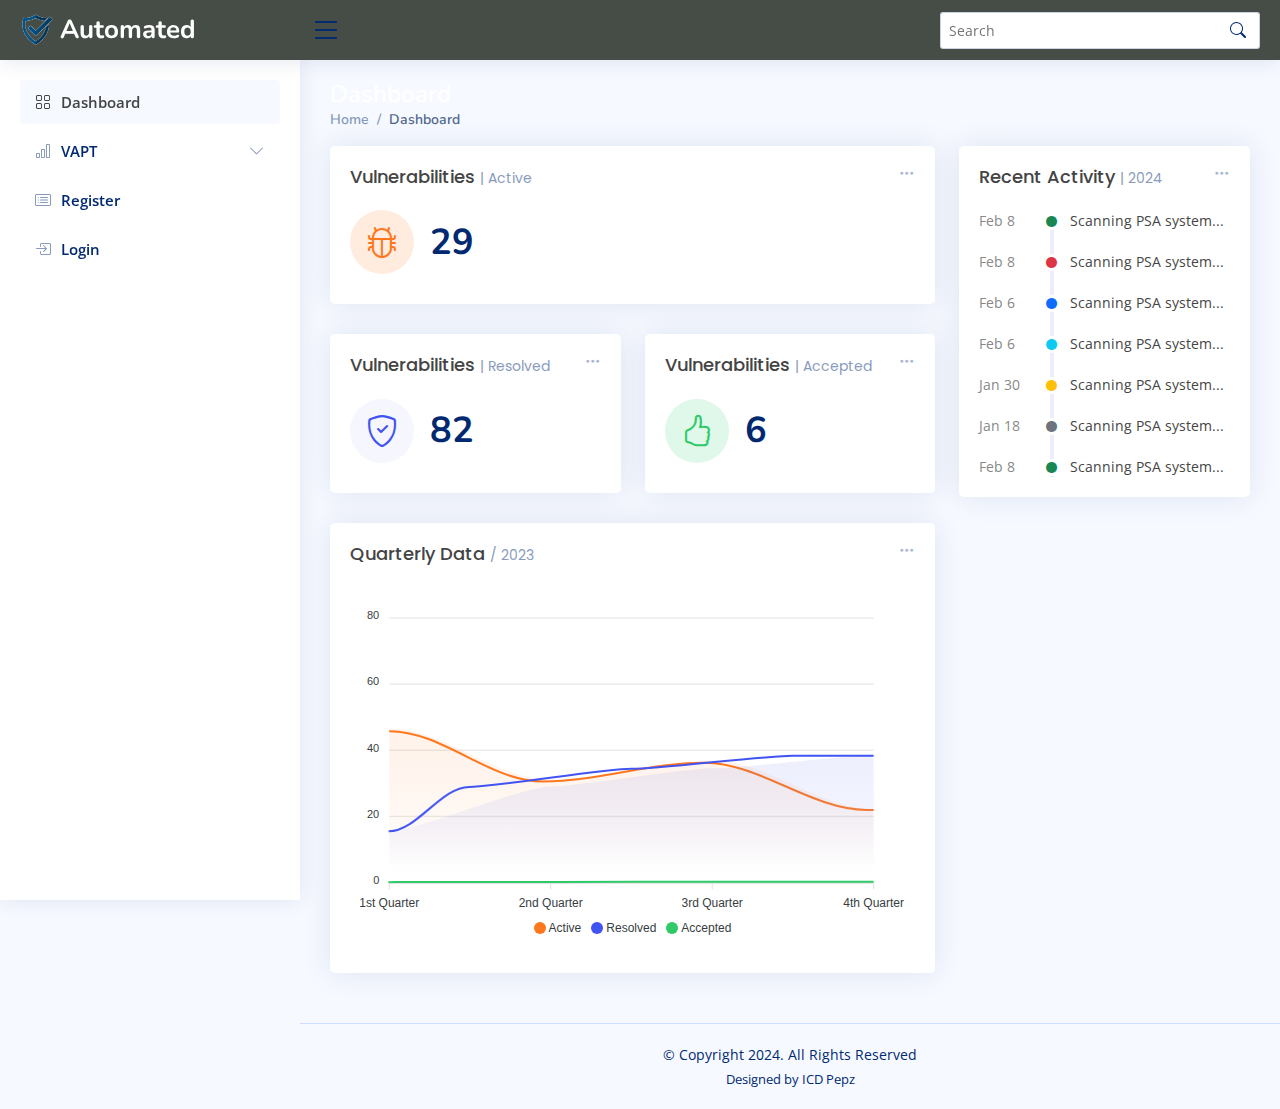
<file: index.html>
<!DOCTYPE html>
<html lang="en">

<head>
  <meta charset="utf-8">
  <meta content="width=device-width, initial-scale=1.0" name="viewport">

  <title>Dashboard</title>
  <meta content="" name="description">
  <meta content="" name="keywords">

  <!-- Favicons -->
  <link href="assets/img/stu-logo.png" rel="icon">

  <!-- Google Fonts -->
  <link href="https://fonts.gstatic.com" rel="preconnect">
  <link href="https://fonts.googleapis.com/css?family=Open+Sans:300,300i,400,400i,600,600i,700,700i|Nunito:300,300i,400,400i,600,600i,700,700i|Poppins:300,300i,400,400i,500,500i,600,600i,700,700i" rel="stylesheet">

  <!-- Vendor CSS Files -->
  <link href="assets/vendor/bootstrap/css/bootstrap.min.css" rel="stylesheet">
  <link href="assets/vendor/bootstrap-icons/bootstrap-icons.css" rel="stylesheet">
  <link href="assets/vendor/boxicons/css/boxicons.min.css" rel="stylesheet">
  <link href="assets/vendor/quill/quill.snow.css" rel="stylesheet">
  <link href="assets/vendor/quill/quill.bubble.css" rel="stylesheet">
  <link href="assets/vendor/remixicon/remixicon.css" rel="stylesheet">
  <link href="assets/vendor/simple-datatables/style.css" rel="stylesheet">

  <!-- Template Main CSS File -->
  <link href="assets/css/style.css" rel="stylesheet">

  <!-- =======================================================
  * Updated: Jan 08 2024
  * Author: Dexter Pogi
  ======================================================== -->
</head>

<body>

  <header id="header" class="header fixed-top d-flex align-items-center">

    <div class="d-flex align-items-center justify-content-between">
      <a href="index.html" class="logo d-flex align-items-center">
        <img src="assets/img/stu-logo.png" alt="">
        <span class="d-none d-lg-block">Automated</span>
      </a>
      <i class="bi bi-list toggle-sidebar-btn"></i>
    </div>

    <nav class="header-nav ms-auto">
      <ul class="d-flex align-items-center">

        <li class="nav-item d-block d-lg-none">
          <a class="nav-link nav-icon search-bar-toggle " href="#">
            <i class="bi bi-search"></i>
          </a>
        </li>
      </ul>
    </nav>

    <div class="search-bar">
      <form class="search-form d-flex align-items-center" method="POST" action="#">
        <input type="text" name="query" placeholder="Search" title="Enter search keyword">
        <button type="submit" title="Search"><i class="bi bi-search"></i></button>
      </form>
    </div>

  </header>

  <aside id="sidebar" class="sidebar">

    <ul class="sidebar-nav" id="sidebar-nav">

      <li class="nav-item">
        <a class="nav-link " href="index.html">
          <i class="bi bi-grid"></i>
          <span>Dashboard</span>
        </a>
      </li>

      <li class="nav-item">
        <a class="nav-link collapsed" data-bs-target="#charts-nav" data-bs-toggle="collapse" href="#">
          <i class="bi bi-bar-chart"></i><span>VAPT</span><i class="bi bi-chevron-down ms-auto"></i>
        </a>
        <ul id="charts-nav" class="nav-content collapse " data-bs-parent="#sidebar-nav">
          <li>
            <a href="vapt-status.html">
              <i class="bi bi-circle"></i><span>Status</span>
            </a>
          </li>
          <li>
            <a href="vapt-systems-list.html">
              <i class="bi bi-circle"></i><span>List of Systems</span>
            </a>
          </li>
        </ul>
      </li>

      <!-- <li class="nav-item">
        <a class="nav-link collapsed" href="pages-faq.html">
          <i class="bi bi-question-circle"></i>
          <span>F.A.Q.</span>
        </a>
      </li> -->

      <!-- <li class="nav-item">
        <a class="nav-link collapsed" href="pages-contact.html">
          <i class="bi bi-envelope"></i>
          <span>Contact</span>
        </a>
      </li> -->

      <li class="nav-item">
        <a class="nav-link collapsed" href="pages-register.html">
          <i class="bi bi-card-list"></i>
          <span>Register</span>
        </a>
      </li>

      <li class="nav-item">
        <a class="nav-link collapsed" href="pages-login.html">
          <i class="bi bi-box-arrow-in-right"></i>
          <span>Login</span>
        </a>
      </li>

    </ul>

  </aside>

  <main id="main" class="main">

    <div class="pagetitle">
      <h1>Dashboard</h1>
      <nav>
        <ol class="breadcrumb">
          <li class="breadcrumb-item"><a href="index.html">Home</a></li>
          <li class="breadcrumb-item active">Dashboard</li>
        </ol>
      </nav>
    </div>

    <section class="section dashboard">
      <div class="row">
        <div class="col-lg-8">
          <div class="row">

            <div class="col-xxl-4 col-xl-12">
              <div class="card info-card customers-card">
                <div class="filter">
                  <a class="icon" href="#" data-bs-toggle="dropdown"><i class="bi bi-three-dots"></i></a>
                  <ul class="dropdown-menu dropdown-menu-end dropdown-menu-arrow">
                    <li class="dropdown-header text-start">
                      <h6>Filter</h6>
                    </li>
                    <li><a class="dropdown-item" href="#">Today</a></li>
                    <li><a class="dropdown-item" href="#">This Month</a></li>
                    <li><a class="dropdown-item" href="#">This Year</a></li>
                  </ul>
                </div>

                <div class="card-body">
                  <h5 class="card-title">Vulnerabilities <span>| Active</span></h5>
                  <div class="d-flex align-items-center">
                    <div class="card-icon rounded-circle d-flex align-items-center justify-content-center">
                      <i class="bi bi-bug"></i>
                    </div>
                    <div class="ps-3">
                      <h4>29</h4>
                      <!-- <span class="text-danger small pt-1 fw-bold">12%</span> <span class="text-muted small pt-2 ps-1">decrease</span> -->
                    </div>
                  </div>
                </div>
              </div>
            </div>

            <div class="col-xxl-4 col-md-6">
              <div class="card info-card sales-card">

                <div class="filter">
                  <a class="icon" href="#" data-bs-toggle="dropdown"><i class="bi bi-three-dots"></i></a>
                  <ul class="dropdown-menu dropdown-menu-end dropdown-menu-arrow">
                    <li class="dropdown-header text-start">
                      <h6>Filter</h6>
                    </li>
                    <li><a class="dropdown-item" href="#">Today</a></li>
                    <li><a class="dropdown-item" href="#">This Month</a></li>
                    <li><a class="dropdown-item" href="#">This Year</a></li>
                  </ul>
                </div>

                <div class="card-body">
                  <h5 class="card-title">Vulnerabilities <span>| Resolved</span></h5>

                  <div class="d-flex align-items-center">
                    <div class="card-icon rounded-circle d-flex align-items-center justify-content-center">
                      <i class="bi bi-shield-check"></i>
                    </div>
                    <div class="ps-3">
                      <h4>82</h4>
                      <!-- <span class="text-success small pt-1 fw-bold">12%</span> <span class="text-muted small pt-2 ps-1">increase</span> -->
                    </div>
                  </div>
                </div>

              </div>
            </div>

            <div class="col-xxl-4 col-md-6">
              <div class="card info-card revenue-card">
                <div class="filter">
                  <a class="icon" href="#" data-bs-toggle="dropdown"><i class="bi bi-three-dots"></i></a>
                  <ul class="dropdown-menu dropdown-menu-end dropdown-menu-arrow">
                    <li class="dropdown-header text-start">
                      <h6>Filter</h6>
                    </li>
                    <li><a class="dropdown-item" href="#">Today</a></li>
                    <li><a class="dropdown-item" href="#">This Month</a></li>
                    <li><a class="dropdown-item" href="#">This Year</a></li>
                  </ul>
                </div>

                <div class="card-body">
                  <h5 class="card-title">Vulnerabilities <span>| Accepted</span></h5>
                  <div class="d-flex align-items-center">
                    <div class="card-icon rounded-circle d-flex align-items-center justify-content-center">
                      <i class="bi bi-hand-thumbs-up"></i>
                    </div>
                    <div class="ps-3">
                      <h4>6</h4>
                      <!-- <span class="text-success small pt-1 fw-bold">8%</span> <span class="text-muted small pt-2 ps-1">increase</span> -->
                    </div>
                  </div>
                </div>

              </div>
            </div>

            <div class="col-12">
              <div class="card">

                <div class="filter">
                  <a class="icon" href="#" data-bs-toggle="dropdown"><i class="bi bi-three-dots"></i></a>
                  <ul class="dropdown-menu dropdown-menu-end dropdown-menu-arrow">
                    <li class="dropdown-header text-start">
                      <h6>Filter</h6>
                    </li>

                    <li><a class="dropdown-item" href="#">Today</a></li>
                    <li><a class="dropdown-item" href="#">This Month</a></li>
                    <li><a class="dropdown-item" href="#">This Year</a></li>
                  </ul>
                </div>

                <div class="card-body">
                  <h5 class="card-title">Quarterly Data <span>/ 2023</span></h5>

                  <div id="quarterlyData"></div>

                  <script>
                    document.addEventListener("DOMContentLoaded", () => {
                      new ApexCharts(document.querySelector("#quarterlyData"), {
                        series: [{
                          name: 'Active',
                          data: [48, 32, 38, 23],
                        }, {
                          name: 'Resolved',
                          data: [31, 58, 69, 77]
                        }, {
                          name: 'Accepted',
                          data: [1, 2, 3, 5]
                        }],
                        chart: {
                          height: 350,
                          type: 'area',
                          toolbar: {
                            show: false
                          },
                        },
                        markers: {
                          size: 4
                        },
                        colors: ['#ff771d', '#4154f1', '#2eca6a'],
                        fill: {
                          type: "gradient",
                          gradient: {
                            shadeIntensity: 1,
                            opacityFrom: 0.3,
                            opacityTo: 0.4,
                            stops: [0, 90, 100]
                          }
                        },
                        dataLabels: {
                          enabled: false
                        },
                        stroke: {
                          curve: 'smooth',
                          width: 2
                        },
                        xaxis: {
                          categories: ['1st Quarter', '2nd Quarter', '3rd Quarter', '4th Quarter']
                        },
                        tooltip: {
                          x: {
                            format: 'dd/MM/yy HH:mm'
                          },
                        }
                      }).render();
                    });
                  </script>
                </div>
              </div>
            </div>

          </div>
        </div>

        <div class="col-lg-4">

          <div class="card">
            <div class="filter">
              <a class="icon" href="#" data-bs-toggle="dropdown"><i class="bi bi-three-dots"></i></a>
              <ul class="dropdown-menu dropdown-menu-end dropdown-menu-arrow">
                <li class="dropdown-header text-start">
                  <h6>Filter</h6>
                </li>

                <li><a class="dropdown-item" href="#">Today</a></li>
                <li><a class="dropdown-item" href="#">This Month</a></li>
                <li><a class="dropdown-item" href="#">This Year</a></li>
              </ul>
            </div>

            <div class="card-body">
              <h5 class="card-title">Recent Activity <span>| 2024</span></h5>

              <div class="activity">

                <div class="activity-item d-flex">
                  <div class="activite-label">Feb 8</div>
                  <i class='bi bi-circle-fill activity-badge text-success align-self-start'></i>
                  <div class="activity-content">
                    <!-- Quia quae rerum <a href="#" class="fw-bold text-dark">explicabo officiis</a> beatae -->
                    Scanning PSA system...
                  </div>
                </div>

                <div class="activity-item d-flex">
                  <div class="activite-label">Feb 8</div>
                  <i class='bi bi-circle-fill activity-badge text-danger align-self-start'></i>
                  <div class="activity-content">
                    Scanning PSA system...
                  </div>
                </div>

                <div class="activity-item d-flex">
                  <div class="activite-label">Feb 6</div>
                  <i class='bi bi-circle-fill activity-badge text-primary align-self-start'></i>
                  <div class="activity-content">
                    Scanning PSA system...
                  </div>
                </div>

                <div class="activity-item d-flex">
                  <div class="activite-label">Feb 6</div>
                  <i class='bi bi-circle-fill activity-badge text-info align-self-start'></i>
                  <div class="activity-content">
                    Scanning PSA system...
                  </div>
                </div>

                <div class="activity-item d-flex">
                  <div class="activite-label">Jan 30</div>
                  <i class='bi bi-circle-fill activity-badge text-warning align-self-start'></i>
                  <div class="activity-content">
                    Scanning PSA system...
                  </div>
                </div>

                <div class="activity-item d-flex">
                  <div class="activite-label">Jan 18</div>
                  <i class='bi bi-circle-fill activity-badge text-muted align-self-start'></i>
                  <div class="activity-content">
                    Scanning PSA system...
                  </div>
                </div>

                <div class="activity-item d-flex">
                  <div class="activite-label">Feb 8</div>
                  <i class='bi bi-circle-fill activity-badge text-success align-self-start'></i>
                  <div class="activity-content">
                    <!-- Quia quae rerum <a href="#" class="fw-bold text-dark">explicabo officiis</a> beatae -->
                    Scanning PSA system...
                  </div>
                </div>

              </div>
            </div>
          </div>
        </div>
      </div>
    </section>

  </main>

  <footer id="footer" class="footer">
    <div class="copyright">
      &copy; Copyright 2024. All Rights Reserved
    </div>
    <div class="credits">
      Designed by <a href="#">ICD Pepz</a>
    </div>
  </footer>

  <a href="#" class="back-to-top d-flex align-items-center justify-content-center"><i class="bi bi-arrow-up-short"></i></a>

  <!-- Vendor JS Files -->
  <script src="assets/vendor/apexcharts/apexcharts.min.js"></script>
  <script src="assets/vendor/bootstrap/js/bootstrap.bundle.min.js"></script>
  <script src="assets/vendor/chart.js/chart.umd.js"></script>
  <script src="assets/vendor/echarts/echarts.min.js"></script>
  <script src="assets/vendor/quill/quill.min.js"></script>
  <script src="assets/vendor/simple-datatables/simple-datatables.js"></script>
  <script src="assets/vendor/tinymce/tinymce.min.js"></script>
  <script src="assets/vendor/php-email-form/validate.js"></script>

  <!-- Template Main JS File -->
  <script src="assets/js/main.js"></script>

</body>

</html>
</file>
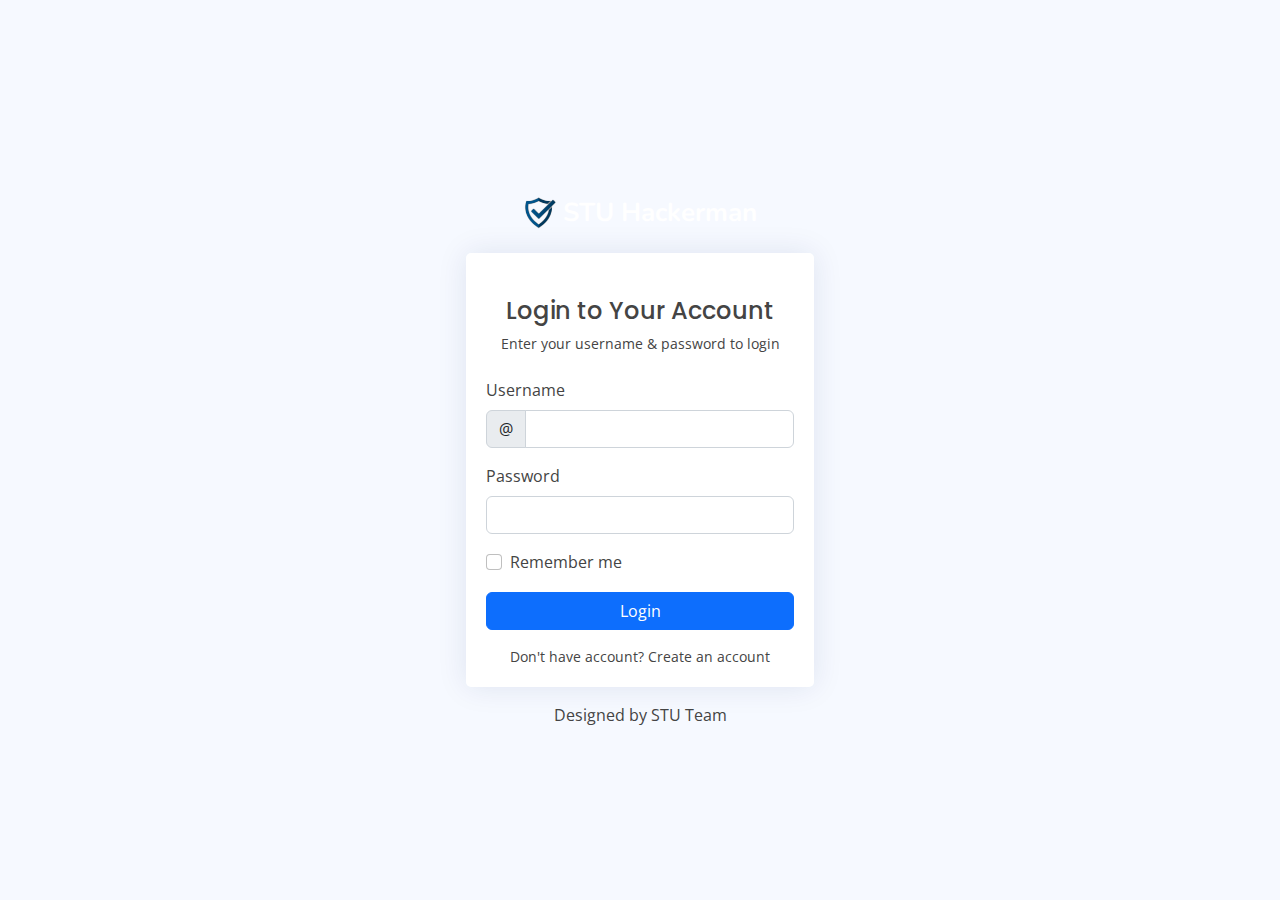
<file: pages-login.html>
<!DOCTYPE html>
<html lang="en">

<head>
  <meta charset="utf-8">
  <meta content="width=device-width, initial-scale=1.0" name="viewport">

  <title>STU - Login</title>
  <meta content="" name="description">
  <meta content="" name="keywords">

  <!-- Favicons -->
  <link href="assets/img/stu-logo.png" rel="icon">

  <!-- Google Fonts -->
  <link href="https://fonts.gstatic.com" rel="preconnect">
  <link href="https://fonts.googleapis.com/css?family=Open+Sans:300,300i,400,400i,600,600i,700,700i|Nunito:300,300i,400,400i,600,600i,700,700i|Poppins:300,300i,400,400i,500,500i,600,600i,700,700i" rel="stylesheet">

  <!-- Vendor CSS Files -->
  <link href="assets/vendor/bootstrap/css/bootstrap.min.css" rel="stylesheet">
  <link href="assets/vendor/bootstrap-icons/bootstrap-icons.css" rel="stylesheet">
  <link href="assets/vendor/boxicons/css/boxicons.min.css" rel="stylesheet">
  <link href="assets/vendor/quill/quill.snow.css" rel="stylesheet">
  <link href="assets/vendor/quill/quill.bubble.css" rel="stylesheet">
  <link href="assets/vendor/remixicon/remixicon.css" rel="stylesheet">
  <link href="assets/vendor/simple-datatables/style.css" rel="stylesheet">

  <!-- Template Main CSS File -->
  <link href="assets/css/style.css" rel="stylesheet">

</head>

<body>

  <main>
    <div class="container">

      <section class="section register min-vh-100 d-flex flex-column align-items-center justify-content-center py-4">
        <div class="container">
          <div class="row justify-content-center">
            <div class="col-lg-4 col-md-6 d-flex flex-column align-items-center justify-content-center">

              <div class="d-flex justify-content-center py-4">
                <a href="index.html" class="logo d-flex align-items-center w-auto">
                  <img src="assets/img/stu-logo.png" alt="">
                  <span class="d-none d-lg-block">STU Hackerman</span>
                </a>
              </div>

              <div class="card mb-3">

                <div class="card-body">

                  <div class="pt-4 pb-2">
                    <h5 class="card-title text-center pb-0 fs-4">Login to Your Account</h5>
                    <p class="text-center small">Enter your username & password to login</p>
                  </div>

                  <form class="row g-3 needs-validation" novalidate>

                    <div class="col-12">
                      <label for="yourUsername" class="form-label">Username</label>
                      <div class="input-group has-validation">
                        <span class="input-group-text" id="inputGroupPrepend">@</span>
                        <input type="text" name="username" class="form-control" id="yourUsername" required>
                        <div class="invalid-feedback">Please enter your username.</div>
                      </div>
                    </div>

                    <div class="col-12">
                      <label for="yourPassword" class="form-label">Password</label>
                      <input type="password" name="password" class="form-control" id="yourPassword" required>
                      <div class="invalid-feedback">Please enter your password!</div>
                    </div>

                    <div class="col-12">
                      <div class="form-check">
                        <input class="form-check-input" type="checkbox" name="remember" value="true" id="rememberMe">
                        <label class="form-check-label" for="rememberMe">Remember me</label>
                      </div>
                    </div>
                    <div class="col-12">
                      <button class="btn btn-primary w-100" type="submit">Login</button>
                    </div>
                    <div class="col-12 text-center">
                      <p class="small mb-0">Don't have account? <a href="pages-register.html">Create an account</a></p>
                    </div>
                  </form>

                </div>
              </div>

              <div class="credits">
                Designed by <a href="#">STU Team</a>
              </div>

            </div>
          </div>
        </div>

      </section>

    </div>
  </main>

  <a href="#" class="back-to-top d-flex align-items-center justify-content-center"><i class="bi bi-arrow-up-short"></i></a>

  <!-- Vendor JS Files -->
  <script src="assets/vendor/apexcharts/apexcharts.min.js"></script>
  <script src="assets/vendor/bootstrap/js/bootstrap.bundle.min.js"></script>
  <script src="assets/vendor/chart.js/chart.umd.js"></script>
  <script src="assets/vendor/echarts/echarts.min.js"></script>
  <script src="assets/vendor/quill/quill.min.js"></script>
  <script src="assets/vendor/simple-datatables/simple-datatables.js"></script>
  <script src="assets/vendor/tinymce/tinymce.min.js"></script>
  <script src="assets/vendor/php-email-form/validate.js"></script>

  <!-- Template Main JS File -->
  <script src="assets/js/main.js"></script>

</body>

</html>
</file>
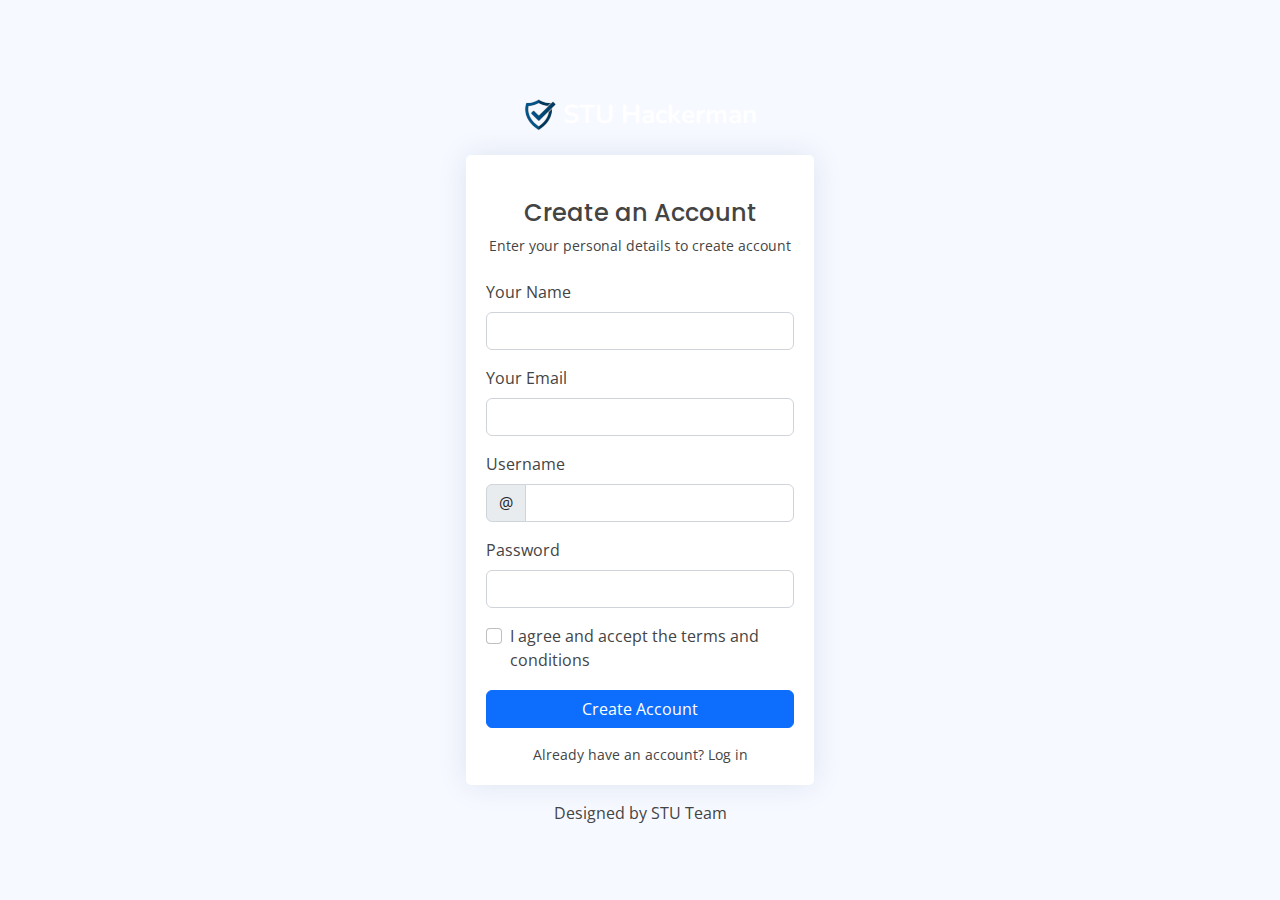
<file: pages-register.html>
<!DOCTYPE html>
<html lang="en">

<head>
  <meta charset="utf-8">
  <meta content="width=device-width, initial-scale=1.0" name="viewport">

  <title>STU - Register</title>
  <meta content="" name="description">
  <meta content="" name="keywords">

  <!-- Favicons -->
  <link href="assets/img/stu-logo.png" rel="icon">

  <!-- Google Fonts -->
  <link href="https://fonts.gstatic.com" rel="preconnect">
  <link href="https://fonts.googleapis.com/css?family=Open+Sans:300,300i,400,400i,600,600i,700,700i|Nunito:300,300i,400,400i,600,600i,700,700i|Poppins:300,300i,400,400i,500,500i,600,600i,700,700i" rel="stylesheet">

  <!-- Vendor CSS Files -->
  <link href="assets/vendor/bootstrap/css/bootstrap.min.css" rel="stylesheet">
  <link href="assets/vendor/bootstrap-icons/bootstrap-icons.css" rel="stylesheet">
  <link href="assets/vendor/boxicons/css/boxicons.min.css" rel="stylesheet">
  <link href="assets/vendor/quill/quill.snow.css" rel="stylesheet">
  <link href="assets/vendor/quill/quill.bubble.css" rel="stylesheet">
  <link href="assets/vendor/remixicon/remixicon.css" rel="stylesheet">
  <link href="assets/vendor/simple-datatables/style.css" rel="stylesheet">

  <!-- Template Main CSS File -->
  <link href="assets/css/style.css" rel="stylesheet">

</head>

<body>

  <main>
    <div class="container">

      <section class="section register min-vh-100 d-flex flex-column align-items-center justify-content-center py-4">
        <div class="container">
          <div class="row justify-content-center">
            <div class="col-lg-4 col-md-6 d-flex flex-column align-items-center justify-content-center">

              <div class="d-flex justify-content-center py-4">
                <a href="index.html" class="logo d-flex align-items-center w-auto">
                  <img src="assets/img/stu-logo.png" alt="">
                  <span class="d-none d-lg-block">STU Hackerman</span>
                </a>
              </div>

              <div class="card mb-3">

                <div class="card-body">

                  <div class="pt-4 pb-2">
                    <h5 class="card-title text-center pb-0 fs-4">Create an Account</h5>
                    <p class="text-center small">Enter your personal details to create account</p>
                  </div>

                  <form class="row g-3 needs-validation" novalidate>
                    <div class="col-12">
                      <label for="yourName" class="form-label">Your Name</label>
                      <input type="text" name="name" class="form-control" id="yourName" required>
                      <div class="invalid-feedback">Please, enter your name!</div>
                    </div>

                    <div class="col-12">
                      <label for="yourEmail" class="form-label">Your Email</label>
                      <input type="email" name="email" class="form-control" id="yourEmail" required>
                      <div class="invalid-feedback">Please enter a valid Email adddress!</div>
                    </div>

                    <div class="col-12">
                      <label for="yourUsername" class="form-label">Username</label>
                      <div class="input-group has-validation">
                        <span class="input-group-text" id="inputGroupPrepend">@</span>
                        <input type="text" name="username" class="form-control" id="yourUsername" required>
                        <div class="invalid-feedback">Please choose a username.</div>
                      </div>
                    </div>

                    <div class="col-12">
                      <label for="yourPassword" class="form-label">Password</label>
                      <input type="password" name="password" class="form-control" id="yourPassword" required>
                      <div class="invalid-feedback">Please enter your password!</div>
                    </div>

                    <div class="col-12">
                      <div class="form-check">
                        <input class="form-check-input" name="terms" type="checkbox" value="" id="acceptTerms" required>
                        <label class="form-check-label" for="acceptTerms">I agree and accept the <a href="#">terms and conditions</a></label>
                        <div class="invalid-feedback">You must agree before submitting.</div>
                      </div>
                    </div>
                    <div class="col-12">
                      <button class="btn btn-primary w-100" type="submit">Create Account</button>
                    </div>
                    <div class="col-12 text-center">
                      <p class="small mb-0">Already have an account? <a href="pages-login.html">Log in</a></p>
                    </div>
                  </form>

                </div>
              </div>

              <div class="credits">
                Designed by <a href="#">STU Team</a>
              </div>

            </div>
          </div>
        </div>

      </section>

    </div>
  </main>

  <a href="#" class="back-to-top d-flex align-items-center justify-content-center"><i class="bi bi-arrow-up-short"></i></a>

  <!-- Vendor JS Files -->
  <script src="assets/vendor/apexcharts/apexcharts.min.js"></script>
  <script src="assets/vendor/bootstrap/js/bootstrap.bundle.min.js"></script>
  <script src="assets/vendor/chart.js/chart.umd.js"></script>
  <script src="assets/vendor/echarts/echarts.min.js"></script>
  <script src="assets/vendor/quill/quill.min.js"></script>
  <script src="assets/vendor/simple-datatables/simple-datatables.js"></script>
  <script src="assets/vendor/tinymce/tinymce.min.js"></script>
  <script src="assets/vendor/php-email-form/validate.js"></script>

  <!-- Template Main JS File -->
  <script src="assets/js/main.js"></script>

</body>

</html>
</file>
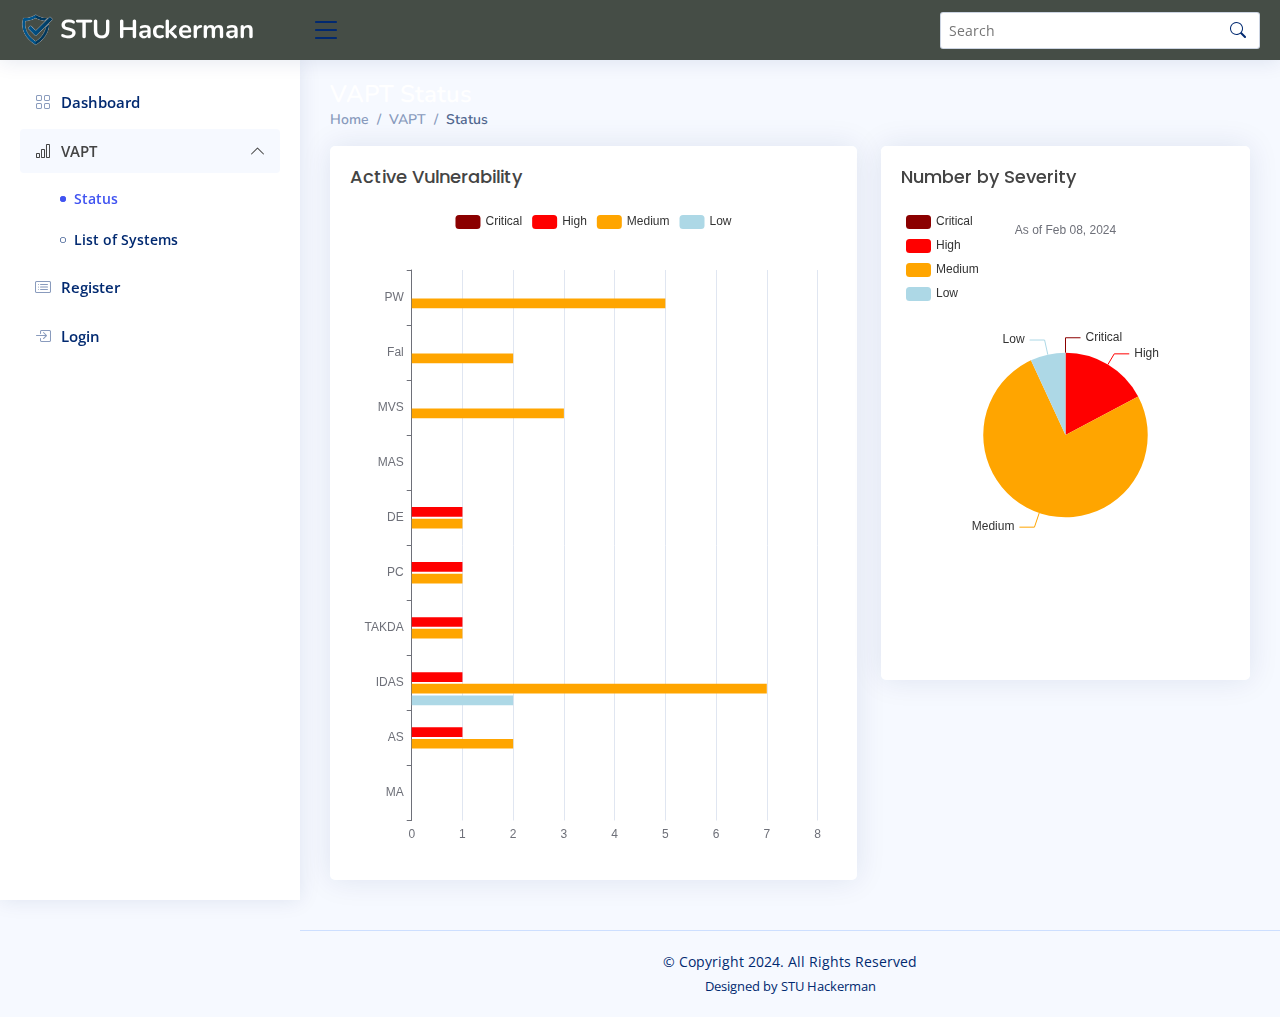
<file: vapt-status.html>
<!DOCTYPE html>
<html lang="en">

<head>
  <meta charset="utf-8">
  <meta content="width=device-width, initial-scale=1.0" name="viewport">

  <title>STU - VAPT Status</title>
  <meta content="" name="description">
  <meta content="" name="keywords">

  <!-- Favicons -->
  <link href="assets/img/stu-logo.png" rel="icon">

  <!-- Google Fonts -->
  <link href="https://fonts.gstatic.com" rel="preconnect">
  <link href="https://fonts.googleapis.com/css?family=Open+Sans:300,300i,400,400i,600,600i,700,700i|Nunito:300,300i,400,400i,600,600i,700,700i|Poppins:300,300i,400,400i,500,500i,600,600i,700,700i" rel="stylesheet">

  <!-- Vendor CSS Files -->
  <link href="assets/vendor/bootstrap/css/bootstrap.min.css" rel="stylesheet">
  <link href="assets/vendor/bootstrap-icons/bootstrap-icons.css" rel="stylesheet">
  <link href="assets/vendor/boxicons/css/boxicons.min.css" rel="stylesheet">
  <link href="assets/vendor/quill/quill.snow.css" rel="stylesheet">
  <link href="assets/vendor/quill/quill.bubble.css" rel="stylesheet">
  <link href="assets/vendor/remixicon/remixicon.css" rel="stylesheet">
  <link href="assets/vendor/simple-datatables/style.css" rel="stylesheet">

  <!-- Template Main CSS File -->
  <link href="assets/css/style.css" rel="stylesheet">

</head>

<body>

  <header id="header" class="header fixed-top d-flex align-items-center">

    <div class="d-flex align-items-center justify-content-between">
      <a href="index.html" class="logo d-flex align-items-center">
        <img src="assets/img/stu-logo.png" alt="">
        <span class="d-none d-lg-block">STU Hackerman</span>
      </a>
      <i class="bi bi-list toggle-sidebar-btn"></i>
    </div>

    <nav class="header-nav ms-auto">
      <ul class="d-flex align-items-center">

        <li class="nav-item d-block d-lg-none">
          <a class="nav-link nav-icon search-bar-toggle " href="#">
            <i class="bi bi-search"></i>
          </a>
        </li>
      </ul>
    </nav>

    <div class="search-bar">
      <form class="search-form d-flex align-items-center" method="POST" action="#">
        <input type="text" name="query" placeholder="Search" title="Enter search keyword">
        <button type="submit" title="Search"><i class="bi bi-search"></i></button>
      </form>
    </div>

  </header>
  
  <!-- ======= Sidebar ======= -->
  <aside id="sidebar" class="sidebar">

    <ul class="sidebar-nav" id="sidebar-nav">

      <li class="nav-item">
        <a class="nav-link collapsed" href="index.html">
          <i class="bi bi-grid"></i>
          <span>Dashboard</span>
        </a>
      </li>

      <li class="nav-item">
        <a class="nav-link" data-bs-target="#charts-nav" data-bs-toggle="collapse" href="#">
          <i class="bi bi-bar-chart"></i><span>VAPT</span><i class="bi bi-chevron-down ms-auto"></i>
        </a>
        <ul id="charts-nav" class="nav-content collapse show" data-bs-parent="#sidebar-nav">
          <li>
            <a href="vapt-status.html" class="active">
              <i class="bi bi-circle"></i><span>Status</span>
            </a>
          </li>
          <li>
            <a href="vapt-systems-list.html">
              <i class="bi bi-circle"></i><span>List of Systems</span>
            </a>
          </li>
        </ul>
      </li>
      <!-- <li class="nav-item">
        <a class="nav-link collapsed" href="pages-faq.html">
          <i class="bi bi-question-circle"></i>
          <span>F.A.Q.</span>
        </a>
      </li> -->

      <!-- <li class="nav-item">
        <a class="nav-link collapsed" href="pages-contact.html">
          <i class="bi bi-envelope"></i>
          <span>Contact</span>
        </a>
      </li> -->

      <li class="nav-item">
        <a class="nav-link collapsed" href="pages-register.html">
          <i class="bi bi-card-list"></i>
          <span>Register</span>
        </a>
      </li>

      <li class="nav-item">
        <a class="nav-link collapsed" href="pages-login.html">
          <i class="bi bi-box-arrow-in-right"></i>
          <span>Login</span>
        </a>
      </li>

    </ul>

  </aside>

  <main id="main" class="main">

    <div class="pagetitle">
      <h1>VAPT Status</h1>
      <nav>
        <ol class="breadcrumb">
          <li class="breadcrumb-item"><a href="index.html">Home</a></li>
          <li class="breadcrumb-item">VAPT</li>
          <li class="breadcrumb-item active">Status</li>
        </ol>
      </nav>
    </div>

    <section class="section">
      <div class="row">

        <div class="col-lg-7">
          <div class="card">
            <div class="card-body">
              <h5 class="card-title">Active Vulnerability</h5>

              <div id="verticalBarChart" style="min-height: 650px;" class="echart"></div>

              <script>
                document.addEventListener("DOMContentLoaded", () => {
                  echarts.init(document.querySelector("#verticalBarChart")).setOption({
                    title: {
                      text: ''
                    },
                    tooltip: {
                      trigger: 'axis',
                      axisPointer: {
                        type: 'shadow'
                      }
                    },
                    legend: {},
                    grid: {
                      left: '3%',
                      right: '4%',
                      bottom: '3%',
                      containLabel: true
                    },
                    xAxis: {
                      type: 'value',
                      boundaryGap: [0, 0.01]
                    },
                    yAxis: {
                      type: 'category',
                      data: ['MA', 'AS', 'IDAS', 'TAKDA', 'PC', 'DE', 'MAS', 'MVS', 'Fal', 'PW']
                    },
                    series: [{
                        name: 'Critical',
                        type: 'bar',
                        data: [0, 0, 0, 0, 0, 0, 0, 0, 0, 0],
                        color: '#8b0000'
                      },
                      {
                        name: 'High',
                        type: 'bar',
                        data: [0, 1, 1, 1, 1, 1, 0, 0, 0, 0],
                        color: 'red'
                      },
                      {
                        name: 'Medium',
                        type: 'bar',
                        data: [0, 2, 7, 1, 1, 1, 0, 3, 2, 5],
                        color: 'orange'
                      },
                      {
                        name: 'Low',
                        type: 'bar',
                        data: [0, 0, 2, 0, 0, 0, 0, 0, 0, 0],
                        color: '#add8e6'
                      },
                    ]
                  });
                });
              </script>

            </div>
          </div>
        </div>

        <div class="col-lg-5">
          <div class="card">
            <div class="card-body">
              <h5 class="card-title">Number by Severity</h5>

              <div id="pieChart" style="min-height: 450px;" class="echart"></div>

              <script>
                document.addEventListener("DOMContentLoaded", () => {
                  echarts.init(document.querySelector("#pieChart")).setOption({
                    title: {
                      text: '',
                      subtext: 'As of Feb 08, 2024',
                      left: 'center'
                    },
                    tooltip: {
                      trigger: 'item'
                    },
                    legend: {
                      orient: 'vertical',
                      left: 'left'
                    },
                    series: [{
                      name: 'Access From',
                      type: 'pie',
                      radius: '50%',
                      data: [{
                          value: 0,
                          name: 'Critical',
                          itemStyle: {
                            color: '#8b0000'
                          }
                        },  
                        {
                          value: 5,
                          name: 'High',
                          itemStyle: {
                            color: 'red'
                          }
                        },
                        {
                          value: 22,
                          name: 'Medium',
                          itemStyle: {
                            color: 'orange'
                          }
                        },
                        {
                          value: 2,
                          name: 'Low',
                          itemStyle: {
                            color: '#add8e6'
                          }
                        }
                      ],
                      emphasis: {
                        itemStyle: {
                          shadowBlur: 10,
                          shadowOffsetX: 0,
                          shadowColor: 'rgba(0, 0, 0, 0.5)'
                        }
                      }
                    }]
                  });
                });
              </script>
            </div>
          </div>
        </div>
      </div>
    </section>

  </main>

  <footer id="footer" class="footer">
    <div class="copyright">
      &copy; Copyright 2024. All Rights Reserved
    </div>
    <div class="credits">
      Designed by <a href="#">STU Hackerman</a>
    </div>
  </footer>

  <a href="#" class="back-to-top d-flex align-items-center justify-content-center"><i class="bi bi-arrow-up-short"></i></a>

  <!-- Vendor JS Files -->
  <script src="assets/vendor/apexcharts/apexcharts.min.js"></script>
  <script src="assets/vendor/bootstrap/js/bootstrap.bundle.min.js"></script>
  <script src="assets/vendor/chart.js/chart.umd.js"></script>
  <script src="assets/vendor/echarts/echarts.min.js"></script>
  <script src="assets/vendor/quill/quill.min.js"></script>
  <script src="assets/vendor/simple-datatables/simple-datatables.js"></script>
  <script src="assets/vendor/tinymce/tinymce.min.js"></script>
  <script src="assets/vendor/php-email-form/validate.js"></script>

  <!-- Template Main JS File -->
  <script src="assets/js/main.js"></script>

</body>

</html>
</file>
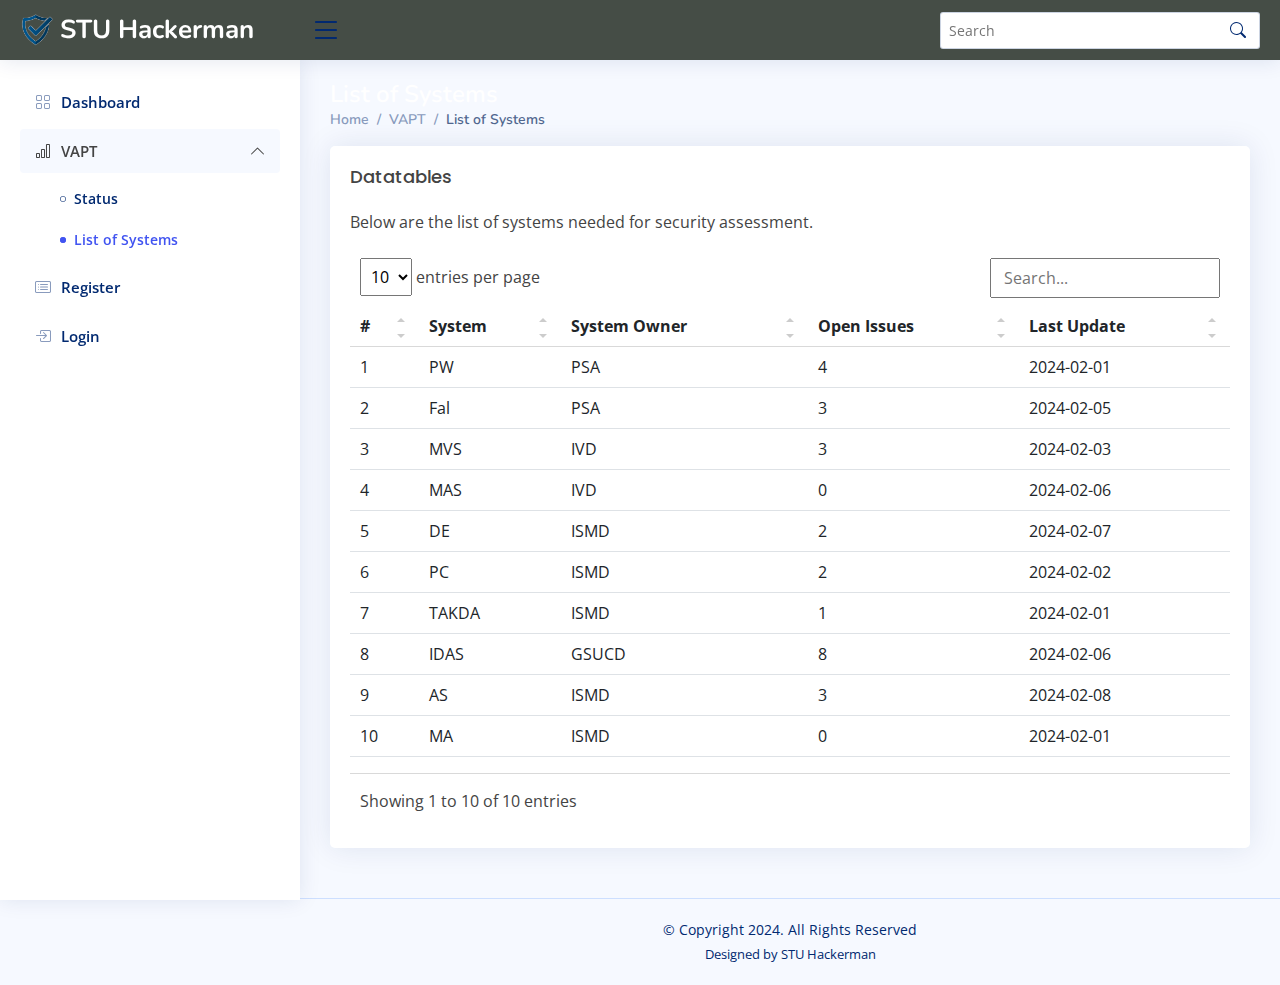
<file: vapt-systems-list.html>
<!DOCTYPE html>
<html lang="en">

<head>
  <meta charset="utf-8">
  <meta content="width=device-width, initial-scale=1.0" name="viewport">

  <title>STU - VAPT List of Systems</title>
  <meta content="" name="description">
  <meta content="" name="keywords">

  <!-- Favicons -->
  <link href="assets/img/stu-logo.png" rel="icon">

  <!-- Google Fonts -->
  <link href="https://fonts.gstatic.com" rel="preconnect">
  <link href="https://fonts.googleapis.com/css?family=Open+Sans:300,300i,400,400i,600,600i,700,700i|Nunito:300,300i,400,400i,600,600i,700,700i|Poppins:300,300i,400,400i,500,500i,600,600i,700,700i" rel="stylesheet">

  <!-- Vendor CSS Files -->
  <link href="assets/vendor/bootstrap/css/bootstrap.min.css" rel="stylesheet">
  <link href="assets/vendor/bootstrap-icons/bootstrap-icons.css" rel="stylesheet">
  <link href="assets/vendor/boxicons/css/boxicons.min.css" rel="stylesheet">
  <link href="assets/vendor/quill/quill.snow.css" rel="stylesheet">
  <link href="assets/vendor/quill/quill.bubble.css" rel="stylesheet">
  <link href="assets/vendor/remixicon/remixicon.css" rel="stylesheet">
  <link href="assets/vendor/simple-datatables/style.css" rel="stylesheet">

  <!-- Template Main CSS File -->
  <link href="assets/css/style.css" rel="stylesheet">

</head>

<body>

  <header id="header" class="header fixed-top d-flex align-items-center">

    <div class="d-flex align-items-center justify-content-between">
      <a href="index.html" class="logo d-flex align-items-center">
        <img src="assets/img/stu-logo.png" alt="">
        <span class="d-none d-lg-block">STU Hackerman</span>
      </a>
      <i class="bi bi-list toggle-sidebar-btn"></i>
    </div>

    <nav class="header-nav ms-auto">
      <ul class="d-flex align-items-center">

        <li class="nav-item d-block d-lg-none">
          <a class="nav-link nav-icon search-bar-toggle " href="#">
            <i class="bi bi-search"></i>
          </a>
        </li>
      </ul>
    </nav>

    <div class="search-bar">
      <form class="search-form d-flex align-items-center" method="POST" action="#">
        <input type="text" name="query" placeholder="Search" title="Enter search keyword">
        <button type="submit" title="Search"><i class="bi bi-search"></i></button>
      </form>
    </div>

  </header>

  <aside id="sidebar" class="sidebar">

    <ul class="sidebar-nav" id="sidebar-nav">

      <li class="nav-item">
        <a class="nav-link collapsed" href="index.html">
          <i class="bi bi-grid"></i>
          <span>Dashboard</span>
        </a>
      </li>

      <li class="nav-item">
        <a class="nav-link" data-bs-target="#charts-nav" data-bs-toggle="collapse" href="#">
          <i class="bi bi-bar-chart"></i><span>VAPT</span><i class="bi bi-chevron-down ms-auto"></i>
        </a>
        <ul id="charts-nav" class="nav-content collapse show" data-bs-parent="#sidebar-nav">
          <li>
            <a href="vapt-status.html">
              <i class="bi bi-circle"></i><span>Status</span>
            </a>
          </li>
          <li>
            <a href="vapt-systems-list.html" class="active">
              <i class="bi bi-circle"></i><span>List of Systems</span>
            </a>
          </li>
        </ul>
      </li>

      <!-- <li class="nav-item">
        <a class="nav-link collapsed" href="pages-faq.html">
          <i class="bi bi-question-circle"></i>
          <span>F.A.Q.</span>
        </a>
      </li> -->

      <!-- <li class="nav-item">
        <a class="nav-link collapsed" href="pages-contact.html">
          <i class="bi bi-envelope"></i>
          <span>Contact</span>
        </a>
      </li> -->

      <li class="nav-item">
        <a class="nav-link collapsed" href="pages-register.html">
          <i class="bi bi-card-list"></i>
          <span>Register</span>
        </a>
      </li>

      <li class="nav-item">
        <a class="nav-link collapsed" href="pages-login.html">
          <i class="bi bi-box-arrow-in-right"></i>
          <span>Login</span>
        </a>
      </li>

    </ul>

  </aside>

  <main id="main" class="main">

    <div class="pagetitle">
      <h1>List of Systems</h1>
      <nav>
        <ol class="breadcrumb">
          <li class="breadcrumb-item"><a href="index.html">Home</a></li>
          <li class="breadcrumb-item">VAPT</li>
          <li class="breadcrumb-item active">List of Systems</li>
          <!-- <li class="breadcrumb-item active">Data</li> -->
        </ol>
      </nav>
    </div>

    <section class="section">
      <div class="row">
        <div class="col-lg-12">

          <div class="card">
            <div class="card-body">
              <h5 class="card-title">Datatables</h5>
              <p>Below are the list of systems needed for security assessment.</p>

              <table class="table datatable">
                <thead>
                  <tr>
                    <th scope="col">#</th>
                    <th scope="col">System</th>
                    <th scope="col">System Owner</th>
                    <th scope="col">Open Issues</th>
                    <th scope="col">Last Update</th>
                  </tr>
                </thead>
                <tbody>
                  <tr>
                    <th scope="row">1</th>
                    <td>PW</td>
                    <td>PSA</td>
                    <td>4</td>
                    <td>2024-02-01</td>
                  </tr>
                  <tr>
                    <th scope="row">2</th>
                    <td>Fal</td>
                    <td>PSA</td>
                    <td>3</td>
                    <td>2024-02-05</td>
                  </tr>
                  <tr>
                    <th scope="row">3</th>
                    <td>MVS</td>
                    <td>IVD</td>
                    <td>3</td>
                    <td>2024-02-03</td>
                  </tr>
                  <tr>
                    <th scope="row">4</th>
                    <td>MAS</td>
                    <td>IVD</td>
                    <td>0</td>
                    <td>2024-02-06</td>
                  </tr>
                  <tr>
                    <th scope="row">5</th>
                    <td>DE</td>
                    <td>ISMD</td>
                    <td>2</td>
                    <td>2024-02-07</td>
                  </tr>
                  <tr>
                    <th scope="row">6</th>
                    <td>PC</td>
                    <td>ISMD</td>
                    <td>2</td>
                    <td>2024-02-02</td>
                  </tr>
                  <tr>
                    <th scope="row">7</th>
                    <td>TAKDA</td>
                    <td>ISMD</td>
                    <td>1</td>
                    <td>2024-02-01</td>
                  </tr>
                  <tr>
                    <th scope="row">8</th>
                    <td>IDAS</td>
                    <td>GSUCD</td>
                    <td>8</td>
                    <td>2024-02-06</td>
                  </tr>
                  <tr>
                    <th scope="row">9</th>
                    <td>AS</td>
                    <td>ISMD</td>
                    <td>3</td>
                    <td>2024-02-08</td>
                  </tr>
                  <tr>
                    <th scope="row">10</th>
                    <td>MA</td>
                    <td>ISMD</td>
                    <td>0</td>
                    <td>2024-02-01</td>
                  </tr>
                </tbody>
              </table>
              <!-- End Table with stripped rows -->

            </div>
          </div>

        </div>
      </div>
    </section>

  </main><!-- End #main -->

  <!-- ======= Footer ======= -->
  <footer id="footer" class="footer">
    <div class="copyright">
      &copy; Copyright 2024. All Rights Reserved
    </div>
    <div class="credits">
      Designed by <a href="#">STU Hackerman</a>
    </div>
  </footer><!-- End Footer -->

  <a href="#" class="back-to-top d-flex align-items-center justify-content-center"><i class="bi bi-arrow-up-short"></i></a>

  <!-- Vendor JS Files -->
  <script src="assets/vendor/apexcharts/apexcharts.min.js"></script>
  <script src="assets/vendor/bootstrap/js/bootstrap.bundle.min.js"></script>
  <script src="assets/vendor/chart.js/chart.umd.js"></script>
  <script src="assets/vendor/echarts/echarts.min.js"></script>
  <script src="assets/vendor/quill/quill.min.js"></script>
  <script src="assets/vendor/simple-datatables/simple-datatables.js"></script>
  <script src="assets/vendor/tinymce/tinymce.min.js"></script>
  <script src="assets/vendor/php-email-form/validate.js"></script>

  <!-- Template Main JS File -->
  <script src="assets/js/main.js"></script>

</body>

</html>
</file>
<file: assets/vendor/quill/quill.snow.css>
/*!
 * Quill Editor v1.3.7
 * https://quilljs.com/
 * Copyright (c) 2014, Jason Chen
 * Copyright (c) 2013, salesforce.com
 */
.ql-container {
  box-sizing: border-box;
  font-family: Helvetica, Arial, sans-serif;
  font-size: 13px;
  height: 100%;
  margin: 0px;
  position: relative;
}
.ql-container.ql-disabled .ql-tooltip {
  visibility: hidden;
}
.ql-container.ql-disabled .ql-editor ul[data-checked] > li::before {
  pointer-events: none;
}
.ql-clipboard {
  left: -100000px;
  height: 1px;
  overflow-y: hidden;
  position: absolute;
  top: 50%;
}
.ql-clipboard p {
  margin: 0;
  padding: 0;
}
.ql-editor {
  box-sizing: border-box;
  line-height: 1.42;
  height: 100%;
  outline: none;
  overflow-y: auto;
  padding: 12px 15px;
  tab-size: 4;
  -moz-tab-size: 4;
  text-align: left;
  white-space: pre-wrap;
  word-wrap: break-word;
}
.ql-editor > * {
  cursor: text;
}
.ql-editor p,
.ql-editor ol,
.ql-editor ul,
.ql-editor pre,
.ql-editor blockquote,
.ql-editor h1,
.ql-editor h2,
.ql-editor h3,
.ql-editor h4,
.ql-editor h5,
.ql-editor h6 {
  margin: 0;
  padding: 0;
  counter-reset: list-1 list-2 list-3 list-4 list-5 list-6 list-7 list-8 list-9;
}
.ql-editor ol,
.ql-editor ul {
  padding-left: 1.5em;
}
.ql-editor ol > li,
.ql-editor ul > li {
  list-style-type: none;
}
.ql-editor ul > li::before {
  content: '\2022';
}
.ql-editor ul[data-checked=true],
.ql-editor ul[data-checked=false] {
  pointer-events: none;
}
.ql-editor ul[data-checked=true] > li *,
.ql-editor ul[data-checked=false] > li * {
  pointer-events: all;
}
.ql-editor ul[data-checked=true] > li::before,
.ql-editor ul[data-checked=false] > li::before {
  color: #777;
  cursor: pointer;
  pointer-events: all;
}
.ql-editor ul[data-checked=true] > li::before {
  content: '\2611';
}
.ql-editor ul[data-checked=false] > li::before {
  content: '\2610';
}
.ql-editor li::before {
  display: inline-block;
  white-space: nowrap;
  width: 1.2em;
}
.ql-editor li:not(.ql-direction-rtl)::before {
  margin-left: -1.5em;
  margin-right: 0.3em;
  text-align: right;
}
.ql-editor li.ql-direction-rtl::before {
  margin-left: 0.3em;
  margin-right: -1.5em;
}
.ql-editor ol li:not(.ql-direction-rtl),
.ql-editor ul li:not(.ql-direction-rtl) {
  padding-left: 1.5em;
}
.ql-editor ol li.ql-direction-rtl,
.ql-editor ul li.ql-direction-rtl {
  padding-right: 1.5em;
}
.ql-editor ol li {
  counter-reset: list-1 list-2 list-3 list-4 list-5 list-6 list-7 list-8 list-9;
  counter-increment: list-0;
}
.ql-editor ol li:before {
  content: counter(list-0, decimal) '. ';
}
.ql-editor ol li.ql-indent-1 {
  counter-increment: list-1;
}
.ql-editor ol li.ql-indent-1:before {
  content: counter(list-1, lower-alpha) '. ';
}
.ql-editor ol li.ql-indent-1 {
  counter-reset: list-2 list-3 list-4 list-5 list-6 list-7 list-8 list-9;
}
.ql-editor ol li.ql-indent-2 {
  counter-increment: list-2;
}
.ql-editor ol li.ql-indent-2:before {
  content: counter(list-2, lower-roman) '. ';
}
.ql-editor ol li.ql-indent-2 {
  counter-reset: list-3 list-4 list-5 list-6 list-7 list-8 list-9;
}
.ql-editor ol li.ql-indent-3 {
  counter-increment: list-3;
}
.ql-editor ol li.ql-indent-3:before {
  content: counter(list-3, decimal) '. ';
}
.ql-editor ol li.ql-indent-3 {
  counter-reset: list-4 list-5 list-6 list-7 list-8 list-9;
}
.ql-editor ol li.ql-indent-4 {
  counter-increment: list-4;
}
.ql-editor ol li.ql-indent-4:before {
  content: counter(list-4, lower-alpha) '. ';
}
.ql-editor ol li.ql-indent-4 {
  counter-reset: list-5 list-6 list-7 list-8 list-9;
}
.ql-editor ol li.ql-indent-5 {
  counter-increment: list-5;
}
.ql-editor ol li.ql-indent-5:before {
  content: counter(list-5, lower-roman) '. ';
}
.ql-editor ol li.ql-indent-5 {
  counter-reset: list-6 list-7 list-8 list-9;
}
.ql-editor ol li.ql-indent-6 {
  counter-increment: list-6;
}
.ql-editor ol li.ql-indent-6:before {
  content: counter(list-6, decimal) '. ';
}
.ql-editor ol li.ql-indent-6 {
  counter-reset: list-7 list-8 list-9;
}
.ql-editor ol li.ql-indent-7 {
  counter-increment: list-7;
}
.ql-editor ol li.ql-indent-7:before {
  content: counter(list-7, lower-alpha) '. ';
}
.ql-editor ol li.ql-indent-7 {
  counter-reset: list-8 list-9;
}
.ql-editor ol li.ql-indent-8 {
  counter-increment: list-8;
}
.ql-editor ol li.ql-indent-8:before {
  content: counter(list-8, lower-roman) '. ';
}
.ql-editor ol li.ql-indent-8 {
  counter-reset: list-9;
}
.ql-editor ol li.ql-indent-9 {
  counter-increment: list-9;
}
.ql-editor ol li.ql-indent-9:before {
  content: counter(list-9, decimal) '. ';
}
.ql-editor .ql-indent-1:not(.ql-direction-rtl) {
  padding-left: 3em;
}
.ql-editor li.ql-indent-1:not(.ql-direction-rtl) {
  padding-left: 4.5em;
}
.ql-editor .ql-indent-1.ql-direction-rtl.ql-align-right {
  padding-right: 3em;
}
.ql-editor li.ql-indent-1.ql-direction-rtl.ql-align-right {
  padding-right: 4.5em;
}
.ql-editor .ql-indent-2:not(.ql-direction-rtl) {
  padding-left: 6em;
}
.ql-editor li.ql-indent-2:not(.ql-direction-rtl) {
  padding-left: 7.5em;
}
.ql-editor .ql-indent-2.ql-direction-rtl.ql-align-right {
  padding-right: 6em;
}
.ql-editor li.ql-indent-2.ql-direction-rtl.ql-align-right {
  padding-right: 7.5em;
}
.ql-editor .ql-indent-3:not(.ql-direction-rtl) {
  padding-left: 9em;
}
.ql-editor li.ql-indent-3:not(.ql-direction-rtl) {
  padding-left: 10.5em;
}
.ql-editor .ql-indent-3.ql-direction-rtl.ql-align-right {
  padding-right: 9em;
}
.ql-editor li.ql-indent-3.ql-direction-rtl.ql-align-right {
  padding-right: 10.5em;
}
.ql-editor .ql-indent-4:not(.ql-direction-rtl) {
  padding-left: 12em;
}
.ql-editor li.ql-indent-4:not(.ql-direction-rtl) {
  padding-left: 13.5em;
}
.ql-editor .ql-indent-4.ql-direction-rtl.ql-align-right {
  padding-right: 12em;
}
.ql-editor li.ql-indent-4.ql-direction-rtl.ql-align-right {
  padding-right: 13.5em;
}
.ql-editor .ql-indent-5:not(.ql-direction-rtl) {
  padding-left: 15em;
}
.ql-editor li.ql-indent-5:not(.ql-direction-rtl) {
  padding-left: 16.5em;
}
.ql-editor .ql-indent-5.ql-direction-rtl.ql-align-right {
  padding-right: 15em;
}
.ql-editor li.ql-indent-5.ql-direction-rtl.ql-align-right {
  padding-right: 16.5em;
}
.ql-editor .ql-indent-6:not(.ql-direction-rtl) {
  padding-left: 18em;
}
.ql-editor li.ql-indent-6:not(.ql-direction-rtl) {
  padding-left: 19.5em;
}
.ql-editor .ql-indent-6.ql-direction-rtl.ql-align-right {
  padding-right: 18em;
}
.ql-editor li.ql-indent-6.ql-direction-rtl.ql-align-right {
  padding-right: 19.5em;
}
.ql-editor .ql-indent-7:not(.ql-direction-rtl) {
  padding-left: 21em;
}
.ql-editor li.ql-indent-7:not(.ql-direction-rtl) {
  padding-left: 22.5em;
}
.ql-editor .ql-indent-7.ql-direction-rtl.ql-align-right {
  padding-right: 21em;
}
.ql-editor li.ql-indent-7.ql-direction-rtl.ql-align-right {
  padding-right: 22.5em;
}
.ql-editor .ql-indent-8:not(.ql-direction-rtl) {
  padding-left: 24em;
}
.ql-editor li.ql-indent-8:not(.ql-direction-rtl) {
  padding-left: 25.5em;
}
.ql-editor .ql-indent-8.ql-direction-rtl.ql-align-right {
  padding-right: 24em;
}
.ql-editor li.ql-indent-8.ql-direction-rtl.ql-align-right {
  padding-right: 25.5em;
}
.ql-editor .ql-indent-9:not(.ql-direction-rtl) {
  padding-left: 27em;
}
.ql-editor li.ql-indent-9:not(.ql-direction-rtl) {
  padding-left: 28.5em;
}
.ql-editor .ql-indent-9.ql-direction-rtl.ql-align-right {
  padding-right: 27em;
}
.ql-editor li.ql-indent-9.ql-direction-rtl.ql-align-right {
  padding-right: 28.5em;
}
.ql-editor .ql-video {
  display: block;
  max-width: 100%;
}
.ql-editor .ql-video.ql-align-center {
  margin: 0 auto;
}
.ql-editor .ql-video.ql-align-right {
  margin: 0 0 0 auto;
}
.ql-editor .ql-bg-black {
  background-color: #000;
}
.ql-editor .ql-bg-red {
  background-color: #e60000;
}
.ql-editor .ql-bg-orange {
  background-color: #f90;
}
.ql-editor .ql-bg-yellow {
  background-color: #ff0;
}
.ql-editor .ql-bg-green {
  background-color: #008a00;
}
.ql-editor .ql-bg-blue {
  background-color: #06c;
}
.ql-editor .ql-bg-purple {
  background-color: #93f;
}
.ql-editor .ql-color-white {
  color: #fff;
}
.ql-editor .ql-color-red {
  color: #e60000;
}
.ql-editor .ql-color-orange {
  color: #f90;
}
.ql-editor .ql-color-yellow {
  color: #ff0;
}
.ql-editor .ql-color-green {
  color: #008a00;
}
.ql-editor .ql-color-blue {
  color: #06c;
}
.ql-editor .ql-color-purple {
  color: #93f;
}
.ql-editor .ql-font-serif {
  font-family: Georgia, Times New Roman, serif;
}
.ql-editor .ql-font-monospace {
  font-family: Monaco, Courier New, monospace;
}
.ql-editor .ql-size-small {
  font-size: 0.75em;
}
.ql-editor .ql-size-large {
  font-size: 1.5em;
}
.ql-editor .ql-size-huge {
  font-size: 2.5em;
}
.ql-editor .ql-direction-rtl {
  direction: rtl;
  text-align: inherit;
}
.ql-editor .ql-align-center {
  text-align: center;
}
.ql-editor .ql-align-justify {
  text-align: justify;
}
.ql-editor .ql-align-right {
  text-align: right;
}
.ql-editor.ql-blank::before {
  color: rgba(0,0,0,0.6);
  content: attr(data-placeholder);
  font-style: italic;
  left: 15px;
  pointer-events: none;
  position: absolute;
  right: 15px;
}
.ql-snow.ql-toolbar:after,
.ql-snow .ql-toolbar:after {
  clear: both;
  content: '';
  display: table;
}
.ql-snow.ql-toolbar button,
.ql-snow .ql-toolbar button {
  background: none;
  border: none;
  cursor: pointer;
  display: inline-block;
  float: left;
  height: 24px;
  padding: 3px 5px;
  width: 28px;
}
.ql-snow.ql-toolbar button svg,
.ql-snow .ql-toolbar button svg {
  float: left;
  height: 100%;
}
.ql-snow.ql-toolbar button:active:hover,
.ql-snow .ql-toolbar button:active:hover {
  outline: none;
}
.ql-snow.ql-toolbar input.ql-image[type=file],
.ql-snow .ql-toolbar input.ql-image[type=file] {
  display: none;
}
.ql-snow.ql-toolbar button:hover,
.ql-snow .ql-toolbar button:hover,
.ql-snow.ql-toolbar button:focus,
.ql-snow .ql-toolbar button:focus,
.ql-snow.ql-toolbar button.ql-active,
.ql-snow .ql-toolbar button.ql-active,
.ql-snow.ql-toolbar .ql-picker-label:hover,
.ql-snow .ql-toolbar .ql-picker-label:hover,
.ql-snow.ql-toolbar .ql-picker-label.ql-active,
.ql-snow .ql-toolbar .ql-picker-label.ql-active,
.ql-snow.ql-toolbar .ql-picker-item:hover,
.ql-snow .ql-toolbar .ql-picker-item:hover,
.ql-snow.ql-toolbar .ql-picker-item.ql-selected,
.ql-snow .ql-toolbar .ql-picker-item.ql-selected {
  color: #06c;
}
.ql-snow.ql-toolbar button:hover .ql-fill,
.ql-snow .ql-toolbar button:hover .ql-fill,
.ql-snow.ql-toolbar button:focus .ql-fill,
.ql-snow .ql-toolbar button:focus .ql-fill,
.ql-snow.ql-toolbar button.ql-active .ql-fill,
.ql-snow .ql-toolbar button.ql-active .ql-fill,
.ql-snow.ql-toolbar .ql-picker-label:hover .ql-fill,
.ql-snow .ql-toolbar .ql-picker-label:hover .ql-fill,
.ql-snow.ql-toolbar .ql-picker-label.ql-active .ql-fill,
.ql-snow .ql-toolbar .ql-picker-label.ql-active .ql-fill,
.ql-snow.ql-toolbar .ql-picker-item:hover .ql-fill,
.ql-snow .ql-toolbar .ql-picker-item:hover .ql-fill,
.ql-snow.ql-toolbar .ql-picker-item.ql-selected .ql-fill,
.ql-snow .ql-toolbar .ql-picker-item.ql-selected .ql-fill,
.ql-snow.ql-toolbar button:hover .ql-stroke.ql-fill,
.ql-snow .ql-toolbar button:hover .ql-stroke.ql-fill,
.ql-snow.ql-toolbar button:focus .ql-stroke.ql-fill,
.ql-snow .ql-toolbar button:focus .ql-stroke.ql-fill,
.ql-snow.ql-toolbar button.ql-active .ql-stroke.ql-fill,
.ql-snow .ql-toolbar button.ql-active .ql-stroke.ql-fill,
.ql-snow.ql-toolbar .ql-picker-label:hover .ql-stroke.ql-fill,
.ql-snow .ql-toolbar .ql-picker-label:hover .ql-stroke.ql-fill,
.ql-snow.ql-toolbar .ql-picker-label.ql-active .ql-stroke.ql-fill,
.ql-snow .ql-toolbar .ql-picker-label.ql-active .ql-stroke.ql-fill,
.ql-snow.ql-toolbar .ql-picker-item:hover .ql-stroke.ql-fill,
.ql-snow .ql-toolbar .ql-picker-item:hover .ql-stroke.ql-fill,
.ql-snow.ql-toolbar .ql-picker-item.ql-selected .ql-stroke.ql-fill,
.ql-snow .ql-toolbar .ql-picker-item.ql-selected .ql-stroke.ql-fill {
  fill: #06c;
}
.ql-snow.ql-toolbar button:hover .ql-stroke,
.ql-snow .ql-toolbar button:hover .ql-stroke,
.ql-snow.ql-toolbar button:focus .ql-stroke,
.ql-snow .ql-toolbar button:focus .ql-stroke,
.ql-snow.ql-toolbar button.ql-active .ql-stroke,
.ql-snow .ql-toolbar button.ql-active .ql-stroke,
.ql-snow.ql-toolbar .ql-picker-label:hover .ql-stroke,
.ql-snow .ql-toolbar .ql-picker-label:hover .ql-stroke,
.ql-snow.ql-toolbar .ql-picker-label.ql-active .ql-stroke,
.ql-snow .ql-toolbar .ql-picker-label.ql-active .ql-stroke,
.ql-snow.ql-toolbar .ql-picker-item:hover .ql-stroke,
.ql-snow .ql-toolbar .ql-picker-item:hover .ql-stroke,
.ql-snow.ql-toolbar .ql-picker-item.ql-selected .ql-stroke,
.ql-snow .ql-toolbar .ql-picker-item.ql-selected .ql-stroke,
.ql-snow.ql-toolbar button:hover .ql-stroke-miter,
.ql-snow .ql-toolbar button:hover .ql-stroke-miter,
.ql-snow.ql-toolbar button:focus .ql-stroke-miter,
.ql-snow .ql-toolbar button:focus .ql-stroke-miter,
.ql-snow.ql-toolbar button.ql-active .ql-stroke-miter,
.ql-snow .ql-toolbar button.ql-active .ql-stroke-miter,
.ql-snow.ql-toolbar .ql-picker-label:hover .ql-stroke-miter,
.ql-snow .ql-toolbar .ql-picker-label:hover .ql-stroke-miter,
.ql-snow.ql-toolbar .ql-picker-label.ql-active .ql-stroke-miter,
.ql-snow .ql-toolbar .ql-picker-label.ql-active .ql-stroke-miter,
.ql-snow.ql-toolbar .ql-picker-item:hover .ql-stroke-miter,
.ql-snow .ql-toolbar .ql-picker-item:hover .ql-stroke-miter,
.ql-snow.ql-toolbar .ql-picker-item.ql-selected .ql-stroke-miter,
.ql-snow .ql-toolbar .ql-picker-item.ql-selected .ql-stroke-miter {
  stroke: #06c;
}
@media (pointer: coarse) {
  .ql-snow.ql-toolbar button:hover:not(.ql-active),
  .ql-snow .ql-toolbar button:hover:not(.ql-active) {
    color: #444;
  }
  .ql-snow.ql-toolbar button:hover:not(.ql-active) .ql-fill,
  .ql-snow .ql-toolbar button:hover:not(.ql-active) .ql-fill,
  .ql-snow.ql-toolbar button:hover:not(.ql-active) .ql-stroke.ql-fill,
  .ql-snow .ql-toolbar button:hover:not(.ql-active) .ql-stroke.ql-fill {
    fill: #444;
  }
  .ql-snow.ql-toolbar button:hover:not(.ql-active) .ql-stroke,
  .ql-snow .ql-toolbar button:hover:not(.ql-active) .ql-stroke,
  .ql-snow.ql-toolbar button:hover:not(.ql-active) .ql-stroke-miter,
  .ql-snow .ql-toolbar button:hover:not(.ql-active) .ql-stroke-miter {
    stroke: #444;
  }
}
.ql-snow {
  box-sizing: border-box;
}
.ql-snow * {
  box-sizing: border-box;
}
.ql-snow .ql-hidden {
  display: none;
}
.ql-snow .ql-out-bottom,
.ql-snow .ql-out-top {
  visibility: hidden;
}
.ql-snow .ql-tooltip {
  position: absolute;
  transform: translateY(10px);
}
.ql-snow .ql-tooltip a {
  cursor: pointer;
  text-decoration: none;
}
.ql-snow .ql-tooltip.ql-flip {
  transform: translateY(-10px);
}
.ql-snow .ql-formats {
  display: inline-block;
  vertical-align: middle;
}
.ql-snow .ql-formats:after {
  clear: both;
  content: '';
  display: table;
}
.ql-snow .ql-stroke {
  fill: none;
  stroke: #444;
  stroke-linecap: round;
  stroke-linejoin: round;
  stroke-width: 2;
}
.ql-snow .ql-stroke-miter {
  fill: none;
  stroke: #444;
  stroke-miterlimit: 10;
  stroke-width: 2;
}
.ql-snow .ql-fill,
.ql-snow .ql-stroke.ql-fill {
  fill: #444;
}
.ql-snow .ql-empty {
  fill: none;
}
.ql-snow .ql-even {
  fill-rule: evenodd;
}
.ql-snow .ql-thin,
.ql-snow .ql-stroke.ql-thin {
  stroke-width: 1;
}
.ql-snow .ql-transparent {
  opacity: 0.4;
}
.ql-snow .ql-direction svg:last-child {
  display: none;
}
.ql-snow .ql-direction.ql-active svg:last-child {
  display: inline;
}
.ql-snow .ql-direction.ql-active svg:first-child {
  display: none;
}
.ql-snow .ql-editor h1 {
  font-size: 2em;
}
.ql-snow .ql-editor h2 {
  font-size: 1.5em;
}
.ql-snow .ql-editor h3 {
  font-size: 1.17em;
}
.ql-snow .ql-editor h4 {
  font-size: 1em;
}
.ql-snow .ql-editor h5 {
  font-size: 0.83em;
}
.ql-snow .ql-editor h6 {
  font-size: 0.67em;
}
.ql-snow .ql-editor a {
  text-decoration: underline;
}
.ql-snow .ql-editor blockquote {
  border-left: 4px solid #ccc;
  margin-bottom: 5px;
  margin-top: 5px;
  padding-left: 16px;
}
.ql-snow .ql-editor code,
.ql-snow .ql-editor pre {
  background-color: #f0f0f0;
  border-radius: 3px;
}
.ql-snow .ql-editor pre {
  white-space: pre-wrap;
  margin-bottom: 5px;
  margin-top: 5px;
  padding: 5px 10px;
}
.ql-snow .ql-editor code {
  font-size: 85%;
  padding: 2px 4px;
}
.ql-snow .ql-editor pre.ql-syntax {
  background-color: #23241f;
  color: #f8f8f2;
  overflow: visible;
}
.ql-snow .ql-editor img {
  max-width: 100%;
}
.ql-snow .ql-picker {
  color: #444;
  display: inline-block;
  float: left;
  font-size: 14px;
  font-weight: 500;
  height: 24px;
  position: relative;
  vertical-align: middle;
}
.ql-snow .ql-picker-label {
  cursor: pointer;
  display: inline-block;
  height: 100%;
  padding-left: 8px;
  padding-right: 2px;
  position: relative;
  width: 100%;
}
.ql-snow .ql-picker-label::before {
  display: inline-block;
  line-height: 22px;
}
.ql-snow .ql-picker-options {
  background-color: #fff;
  display: none;
  min-width: 100%;
  padding: 4px 8px;
  position: absolute;
  white-space: nowrap;
}
.ql-snow .ql-picker-options .ql-picker-item {
  cursor: pointer;
  display: block;
  padding-bottom: 5px;
  padding-top: 5px;
}
.ql-snow .ql-picker.ql-expanded .ql-picker-label {
  color: #ccc;
  z-index: 2;
}
.ql-snow .ql-picker.ql-expanded .ql-picker-label .ql-fill {
  fill: #ccc;
}
.ql-snow .ql-picker.ql-expanded .ql-picker-label .ql-stroke {
  stroke: #ccc;
}
.ql-snow .ql-picker.ql-expanded .ql-picker-options {
  display: block;
  margin-top: -1px;
  top: 100%;
  z-index: 1;
}
.ql-snow .ql-color-picker,
.ql-snow .ql-icon-picker {
  width: 28px;
}
.ql-snow .ql-color-picker .ql-picker-label,
.ql-snow .ql-icon-picker .ql-picker-label {
  padding: 2px 4px;
}
.ql-snow .ql-color-picker .ql-picker-label svg,
.ql-snow .ql-icon-picker .ql-picker-label svg {
  right: 4px;
}
.ql-snow .ql-icon-picker .ql-picker-options {
  padding: 4px 0px;
}
.ql-snow .ql-icon-picker .ql-picker-item {
  height: 24px;
  width: 24px;
  padding: 2px 4px;
}
.ql-snow .ql-color-picker .ql-picker-options {
  padding: 3px 5px;
  width: 152px;
}
.ql-snow .ql-color-picker .ql-picker-item {
  border: 1px solid transparent;
  float: left;
  height: 16px;
  margin: 2px;
  padding: 0px;
  width: 16px;
}
.ql-snow .ql-picker:not(.ql-color-picker):not(.ql-icon-picker) svg {
  position: absolute;
  margin-top: -9px;
  right: 0;
  top: 50%;
  width: 18px;
}
.ql-snow .ql-picker.ql-header .ql-picker-label[data-label]:not([data-label=''])::before,
.ql-snow .ql-picker.ql-font .ql-picker-label[data-label]:not([data-label=''])::before,
.ql-snow .ql-picker.ql-size .ql-picker-label[data-label]:not([data-label=''])::before,
.ql-snow .ql-picker.ql-header .ql-picker-item[data-label]:not([data-label=''])::before,
.ql-snow .ql-picker.ql-font .ql-picker-item[data-label]:not([data-label=''])::before,
.ql-snow .ql-picker.ql-size .ql-picker-item[data-label]:not([data-label=''])::before {
  content: attr(data-label);
}
.ql-snow .ql-picker.ql-header {
  width: 98px;
}
.ql-snow .ql-picker.ql-header .ql-picker-label::before,
.ql-snow .ql-picker.ql-header .ql-picker-item::before {
  content: 'Normal';
}
.ql-snow .ql-picker.ql-header .ql-picker-label[data-value="1"]::before,
.ql-snow .ql-picker.ql-header .ql-picker-item[data-value="1"]::before {
  content: 'Heading 1';
}
.ql-snow .ql-picker.ql-header .ql-picker-label[data-value="2"]::before,
.ql-snow .ql-picker.ql-header .ql-picker-item[data-value="2"]::before {
  content: 'Heading 2';
}
.ql-snow .ql-picker.ql-header .ql-picker-label[data-value="3"]::before,
.ql-snow .ql-picker.ql-header .ql-picker-item[data-value="3"]::before {
  content: 'Heading 3';
}
.ql-snow .ql-picker.ql-header .ql-picker-label[data-value="4"]::before,
.ql-snow .ql-picker.ql-header .ql-picker-item[data-value="4"]::before {
  content: 'Heading 4';
}
.ql-snow .ql-picker.ql-header .ql-picker-label[data-value="5"]::before,
.ql-snow .ql-picker.ql-header .ql-picker-item[data-value="5"]::before {
  content: 'Heading 5';
}
.ql-snow .ql-picker.ql-header .ql-picker-label[data-value="6"]::before,
.ql-snow .ql-picker.ql-header .ql-picker-item[data-value="6"]::before {
  content: 'Heading 6';
}
.ql-snow .ql-picker.ql-header .ql-picker-item[data-value="1"]::before {
  font-size: 2em;
}
.ql-snow .ql-picker.ql-header .ql-picker-item[data-value="2"]::before {
  font-size: 1.5em;
}
.ql-snow .ql-picker.ql-header .ql-picker-item[data-value="3"]::before {
  font-size: 1.17em;
}
.ql-snow .ql-picker.ql-header .ql-picker-item[data-value="4"]::before {
  font-size: 1em;
}
.ql-snow .ql-picker.ql-header .ql-picker-item[data-value="5"]::before {
  font-size: 0.83em;
}
.ql-snow .ql-picker.ql-header .ql-picker-item[data-value="6"]::before {
  font-size: 0.67em;
}
.ql-snow .ql-picker.ql-font {
  width: 108px;
}
.ql-snow .ql-picker.ql-font .ql-picker-label::before,
.ql-snow .ql-picker.ql-font .ql-picker-item::before {
  content: 'Sans Serif';
}
.ql-snow .ql-picker.ql-font .ql-picker-label[data-value=serif]::before,
.ql-snow .ql-picker.ql-font .ql-picker-item[data-value=serif]::before {
  content: 'Serif';
}
.ql-snow .ql-picker.ql-font .ql-picker-label[data-value=monospace]::before,
.ql-snow .ql-picker.ql-font .ql-picker-item[data-value=monospace]::before {
  content: 'Monospace';
}
.ql-snow .ql-picker.ql-font .ql-picker-item[data-value=serif]::before {
  font-family: Georgia, Times New Roman, serif;
}
.ql-snow .ql-picker.ql-font .ql-picker-item[data-value=monospace]::before {
  font-family: Monaco, Courier New, monospace;
}
.ql-snow .ql-picker.ql-size {
  width: 98px;
}
.ql-snow .ql-picker.ql-size .ql-picker-label::before,
.ql-snow .ql-picker.ql-size .ql-picker-item::before {
  content: 'Normal';
}
.ql-snow .ql-picker.ql-size .ql-picker-label[data-value=small]::before,
.ql-snow .ql-picker.ql-size .ql-picker-item[data-value=small]::before {
  content: 'Small';
}
.ql-snow .ql-picker.ql-size .ql-picker-label[data-value=large]::before,
.ql-snow .ql-picker.ql-size .ql-picker-item[data-value=large]::before {
  content: 'Large';
}
.ql-snow .ql-picker.ql-size .ql-picker-label[data-value=huge]::before,
.ql-snow .ql-picker.ql-size .ql-picker-item[data-value=huge]::before {
  content: 'Huge';
}
.ql-snow .ql-picker.ql-size .ql-picker-item[data-value=small]::before {
  font-size: 10px;
}
.ql-snow .ql-picker.ql-size .ql-picker-item[data-value=large]::before {
  font-size: 18px;
}
.ql-snow .ql-picker.ql-size .ql-picker-item[data-value=huge]::before {
  font-size: 32px;
}
.ql-snow .ql-color-picker.ql-background .ql-picker-item {
  background-color: #fff;
}
.ql-snow .ql-color-picker.ql-color .ql-picker-item {
  background-color: #000;
}
.ql-toolbar.ql-snow {
  border: 1px solid #ccc;
  box-sizing: border-box;
  font-family: 'Helvetica Neue', 'Helvetica', 'Arial', sans-serif;
  padding: 8px;
}
.ql-toolbar.ql-snow .ql-formats {
  margin-right: 15px;
}
.ql-toolbar.ql-snow .ql-picker-label {
  border: 1px solid transparent;
}
.ql-toolbar.ql-snow .ql-picker-options {
  border: 1px solid transparent;
  box-shadow: rgba(0,0,0,0.2) 0 2px 8px;
}
.ql-toolbar.ql-snow .ql-picker.ql-expanded .ql-picker-label {
  border-color: #ccc;
}
.ql-toolbar.ql-snow .ql-picker.ql-expanded .ql-picker-options {
  border-color: #ccc;
}
.ql-toolbar.ql-snow .ql-color-picker .ql-picker-item.ql-selected,
.ql-toolbar.ql-snow .ql-color-picker .ql-picker-item:hover {
  border-color: #000;
}
.ql-toolbar.ql-snow + .ql-container.ql-snow {
  border-top: 0px;
}
.ql-snow .ql-tooltip {
  background-color: #fff;
  border: 1px solid #ccc;
  box-shadow: 0px 0px 5px #ddd;
  color: #444;
  padding: 5px 12px;
  white-space: nowrap;
}
.ql-snow .ql-tooltip::before {
  content: "Visit URL:";
  line-height: 26px;
  margin-right: 8px;
}
.ql-snow .ql-tooltip input[type=text] {
  display: none;
  border: 1px solid #ccc;
  font-size: 13px;
  height: 26px;
  margin: 0px;
  padding: 3px 5px;
  width: 170px;
}
.ql-snow .ql-tooltip a.ql-preview {
  display: inline-block;
  max-width: 200px;
  overflow-x: hidden;
  text-overflow: ellipsis;
  vertical-align: top;
}
.ql-snow .ql-tooltip a.ql-action::after {
  border-right: 1px solid #ccc;
  content: 'Edit';
  margin-left: 16px;
  padding-right: 8px;
}
.ql-snow .ql-tooltip a.ql-remove::before {
  content: 'Remove';
  margin-left: 8px;
}
.ql-snow .ql-tooltip a {
  line-height: 26px;
}
.ql-snow .ql-tooltip.ql-editing a.ql-preview,
.ql-snow .ql-tooltip.ql-editing a.ql-remove {
  display: none;
}
.ql-snow .ql-tooltip.ql-editing input[type=text] {
  display: inline-block;
}
.ql-snow .ql-tooltip.ql-editing a.ql-action::after {
  border-right: 0px;
  content: 'Save';
  padding-right: 0px;
}
.ql-snow .ql-tooltip[data-mode=link]::before {
  content: "Enter link:";
}
.ql-snow .ql-tooltip[data-mode=formula]::before {
  content: "Enter formula:";
}
.ql-snow .ql-tooltip[data-mode=video]::before {
  content: "Enter video:";
}
.ql-snow a {
  color: #06c;
}
.ql-container.ql-snow {
  border: 1px solid #ccc;
}
</file>
<file: assets/vendor/quill/quill.bubble.css>
/*!
 * Quill Editor v1.3.7
 * https://quilljs.com/
 * Copyright (c) 2014, Jason Chen
 * Copyright (c) 2013, salesforce.com
 */
.ql-container {
  box-sizing: border-box;
  font-family: Helvetica, Arial, sans-serif;
  font-size: 13px;
  height: 100%;
  margin: 0px;
  position: relative;
}
.ql-container.ql-disabled .ql-tooltip {
  visibility: hidden;
}
.ql-container.ql-disabled .ql-editor ul[data-checked] > li::before {
  pointer-events: none;
}
.ql-clipboard {
  left: -100000px;
  height: 1px;
  overflow-y: hidden;
  position: absolute;
  top: 50%;
}
.ql-clipboard p {
  margin: 0;
  padding: 0;
}
.ql-editor {
  box-sizing: border-box;
  line-height: 1.42;
  height: 100%;
  outline: none;
  overflow-y: auto;
  padding: 12px 15px;
  tab-size: 4;
  -moz-tab-size: 4;
  text-align: left;
  white-space: pre-wrap;
  word-wrap: break-word;
}
.ql-editor > * {
  cursor: text;
}
.ql-editor p,
.ql-editor ol,
.ql-editor ul,
.ql-editor pre,
.ql-editor blockquote,
.ql-editor h1,
.ql-editor h2,
.ql-editor h3,
.ql-editor h4,
.ql-editor h5,
.ql-editor h6 {
  margin: 0;
  padding: 0;
  counter-reset: list-1 list-2 list-3 list-4 list-5 list-6 list-7 list-8 list-9;
}
.ql-editor ol,
.ql-editor ul {
  padding-left: 1.5em;
}
.ql-editor ol > li,
.ql-editor ul > li {
  list-style-type: none;
}
.ql-editor ul > li::before {
  content: '\2022';
}
.ql-editor ul[data-checked=true],
.ql-editor ul[data-checked=false] {
  pointer-events: none;
}
.ql-editor ul[data-checked=true] > li *,
.ql-editor ul[data-checked=false] > li * {
  pointer-events: all;
}
.ql-editor ul[data-checked=true] > li::before,
.ql-editor ul[data-checked=false] > li::before {
  color: #777;
  cursor: pointer;
  pointer-events: all;
}
.ql-editor ul[data-checked=true] > li::before {
  content: '\2611';
}
.ql-editor ul[data-checked=false] > li::before {
  content: '\2610';
}
.ql-editor li::before {
  display: inline-block;
  white-space: nowrap;
  width: 1.2em;
}
.ql-editor li:not(.ql-direction-rtl)::before {
  margin-left: -1.5em;
  margin-right: 0.3em;
  text-align: right;
}
.ql-editor li.ql-direction-rtl::before {
  margin-left: 0.3em;
  margin-right: -1.5em;
}
.ql-editor ol li:not(.ql-direction-rtl),
.ql-editor ul li:not(.ql-direction-rtl) {
  padding-left: 1.5em;
}
.ql-editor ol li.ql-direction-rtl,
.ql-editor ul li.ql-direction-rtl {
  padding-right: 1.5em;
}
.ql-editor ol li {
  counter-reset: list-1 list-2 list-3 list-4 list-5 list-6 list-7 list-8 list-9;
  counter-increment: list-0;
}
.ql-editor ol li:before {
  content: counter(list-0, decimal) '. ';
}
.ql-editor ol li.ql-indent-1 {
  counter-increment: list-1;
}
.ql-editor ol li.ql-indent-1:before {
  content: counter(list-1, lower-alpha) '. ';
}
.ql-editor ol li.ql-indent-1 {
  counter-reset: list-2 list-3 list-4 list-5 list-6 list-7 list-8 list-9;
}
.ql-editor ol li.ql-indent-2 {
  counter-increment: list-2;
}
.ql-editor ol li.ql-indent-2:before {
  content: counter(list-2, lower-roman) '. ';
}
.ql-editor ol li.ql-indent-2 {
  counter-reset: list-3 list-4 list-5 list-6 list-7 list-8 list-9;
}
.ql-editor ol li.ql-indent-3 {
  counter-increment: list-3;
}
.ql-editor ol li.ql-indent-3:before {
  content: counter(list-3, decimal) '. ';
}
.ql-editor ol li.ql-indent-3 {
  counter-reset: list-4 list-5 list-6 list-7 list-8 list-9;
}
.ql-editor ol li.ql-indent-4 {
  counter-increment: list-4;
}
.ql-editor ol li.ql-indent-4:before {
  content: counter(list-4, lower-alpha) '. ';
}
.ql-editor ol li.ql-indent-4 {
  counter-reset: list-5 list-6 list-7 list-8 list-9;
}
.ql-editor ol li.ql-indent-5 {
  counter-increment: list-5;
}
.ql-editor ol li.ql-indent-5:before {
  content: counter(list-5, lower-roman) '. ';
}
.ql-editor ol li.ql-indent-5 {
  counter-reset: list-6 list-7 list-8 list-9;
}
.ql-editor ol li.ql-indent-6 {
  counter-increment: list-6;
}
.ql-editor ol li.ql-indent-6:before {
  content: counter(list-6, decimal) '. ';
}
.ql-editor ol li.ql-indent-6 {
  counter-reset: list-7 list-8 list-9;
}
.ql-editor ol li.ql-indent-7 {
  counter-increment: list-7;
}
.ql-editor ol li.ql-indent-7:before {
  content: counter(list-7, lower-alpha) '. ';
}
.ql-editor ol li.ql-indent-7 {
  counter-reset: list-8 list-9;
}
.ql-editor ol li.ql-indent-8 {
  counter-increment: list-8;
}
.ql-editor ol li.ql-indent-8:before {
  content: counter(list-8, lower-roman) '. ';
}
.ql-editor ol li.ql-indent-8 {
  counter-reset: list-9;
}
.ql-editor ol li.ql-indent-9 {
  counter-increment: list-9;
}
.ql-editor ol li.ql-indent-9:before {
  content: counter(list-9, decimal) '. ';
}
.ql-editor .ql-indent-1:not(.ql-direction-rtl) {
  padding-left: 3em;
}
.ql-editor li.ql-indent-1:not(.ql-direction-rtl) {
  padding-left: 4.5em;
}
.ql-editor .ql-indent-1.ql-direction-rtl.ql-align-right {
  padding-right: 3em;
}
.ql-editor li.ql-indent-1.ql-direction-rtl.ql-align-right {
  padding-right: 4.5em;
}
.ql-editor .ql-indent-2:not(.ql-direction-rtl) {
  padding-left: 6em;
}
.ql-editor li.ql-indent-2:not(.ql-direction-rtl) {
  padding-left: 7.5em;
}
.ql-editor .ql-indent-2.ql-direction-rtl.ql-align-right {
  padding-right: 6em;
}
.ql-editor li.ql-indent-2.ql-direction-rtl.ql-align-right {
  padding-right: 7.5em;
}
.ql-editor .ql-indent-3:not(.ql-direction-rtl) {
  padding-left: 9em;
}
.ql-editor li.ql-indent-3:not(.ql-direction-rtl) {
  padding-left: 10.5em;
}
.ql-editor .ql-indent-3.ql-direction-rtl.ql-align-right {
  padding-right: 9em;
}
.ql-editor li.ql-indent-3.ql-direction-rtl.ql-align-right {
  padding-right: 10.5em;
}
.ql-editor .ql-indent-4:not(.ql-direction-rtl) {
  padding-left: 12em;
}
.ql-editor li.ql-indent-4:not(.ql-direction-rtl) {
  padding-left: 13.5em;
}
.ql-editor .ql-indent-4.ql-direction-rtl.ql-align-right {
  padding-right: 12em;
}
.ql-editor li.ql-indent-4.ql-direction-rtl.ql-align-right {
  padding-right: 13.5em;
}
.ql-editor .ql-indent-5:not(.ql-direction-rtl) {
  padding-left: 15em;
}
.ql-editor li.ql-indent-5:not(.ql-direction-rtl) {
  padding-left: 16.5em;
}
.ql-editor .ql-indent-5.ql-direction-rtl.ql-align-right {
  padding-right: 15em;
}
.ql-editor li.ql-indent-5.ql-direction-rtl.ql-align-right {
  padding-right: 16.5em;
}
.ql-editor .ql-indent-6:not(.ql-direction-rtl) {
  padding-left: 18em;
}
.ql-editor li.ql-indent-6:not(.ql-direction-rtl) {
  padding-left: 19.5em;
}
.ql-editor .ql-indent-6.ql-direction-rtl.ql-align-right {
  padding-right: 18em;
}
.ql-editor li.ql-indent-6.ql-direction-rtl.ql-align-right {
  padding-right: 19.5em;
}
.ql-editor .ql-indent-7:not(.ql-direction-rtl) {
  padding-left: 21em;
}
.ql-editor li.ql-indent-7:not(.ql-direction-rtl) {
  padding-left: 22.5em;
}
.ql-editor .ql-indent-7.ql-direction-rtl.ql-align-right {
  padding-right: 21em;
}
.ql-editor li.ql-indent-7.ql-direction-rtl.ql-align-right {
  padding-right: 22.5em;
}
.ql-editor .ql-indent-8:not(.ql-direction-rtl) {
  padding-left: 24em;
}
.ql-editor li.ql-indent-8:not(.ql-direction-rtl) {
  padding-left: 25.5em;
}
.ql-editor .ql-indent-8.ql-direction-rtl.ql-align-right {
  padding-right: 24em;
}
.ql-editor li.ql-indent-8.ql-direction-rtl.ql-align-right {
  padding-right: 25.5em;
}
.ql-editor .ql-indent-9:not(.ql-direction-rtl) {
  padding-left: 27em;
}
.ql-editor li.ql-indent-9:not(.ql-direction-rtl) {
  padding-left: 28.5em;
}
.ql-editor .ql-indent-9.ql-direction-rtl.ql-align-right {
  padding-right: 27em;
}
.ql-editor li.ql-indent-9.ql-direction-rtl.ql-align-right {
  padding-right: 28.5em;
}
.ql-editor .ql-video {
  display: block;
  max-width: 100%;
}
.ql-editor .ql-video.ql-align-center {
  margin: 0 auto;
}
.ql-editor .ql-video.ql-align-right {
  margin: 0 0 0 auto;
}
.ql-editor .ql-bg-black {
  background-color: #000;
}
.ql-editor .ql-bg-red {
  background-color: #e60000;
}
.ql-editor .ql-bg-orange {
  background-color: #f90;
}
.ql-editor .ql-bg-yellow {
  background-color: #ff0;
}
.ql-editor .ql-bg-green {
  background-color: #008a00;
}
.ql-editor .ql-bg-blue {
  background-color: #06c;
}
.ql-editor .ql-bg-purple {
  background-color: #93f;
}
.ql-editor .ql-color-white {
  color: #fff;
}
.ql-editor .ql-color-red {
  color: #e60000;
}
.ql-editor .ql-color-orange {
  color: #f90;
}
.ql-editor .ql-color-yellow {
  color: #ff0;
}
.ql-editor .ql-color-green {
  color: #008a00;
}
.ql-editor .ql-color-blue {
  color: #06c;
}
.ql-editor .ql-color-purple {
  color: #93f;
}
.ql-editor .ql-font-serif {
  font-family: Georgia, Times New Roman, serif;
}
.ql-editor .ql-font-monospace {
  font-family: Monaco, Courier New, monospace;
}
.ql-editor .ql-size-small {
  font-size: 0.75em;
}
.ql-editor .ql-size-large {
  font-size: 1.5em;
}
.ql-editor .ql-size-huge {
  font-size: 2.5em;
}
.ql-editor .ql-direction-rtl {
  direction: rtl;
  text-align: inherit;
}
.ql-editor .ql-align-center {
  text-align: center;
}
.ql-editor .ql-align-justify {
  text-align: justify;
}
.ql-editor .ql-align-right {
  text-align: right;
}
.ql-editor.ql-blank::before {
  color: rgba(0,0,0,0.6);
  content: attr(data-placeholder);
  font-style: italic;
  left: 15px;
  pointer-events: none;
  position: absolute;
  right: 15px;
}
.ql-bubble.ql-toolbar:after,
.ql-bubble .ql-toolbar:after {
  clear: both;
  content: '';
  display: table;
}
.ql-bubble.ql-toolbar button,
.ql-bubble .ql-toolbar button {
  background: none;
  border: none;
  cursor: pointer;
  display: inline-block;
  float: left;
  height: 24px;
  padding: 3px 5px;
  width: 28px;
}
.ql-bubble.ql-toolbar button svg,
.ql-bubble .ql-toolbar button svg {
  float: left;
  height: 100%;
}
.ql-bubble.ql-toolbar button:active:hover,
.ql-bubble .ql-toolbar button:active:hover {
  outline: none;
}
.ql-bubble.ql-toolbar input.ql-image[type=file],
.ql-bubble .ql-toolbar input.ql-image[type=file] {
  display: none;
}
.ql-bubble.ql-toolbar button:hover,
.ql-bubble .ql-toolbar button:hover,
.ql-bubble.ql-toolbar button:focus,
.ql-bubble .ql-toolbar button:focus,
.ql-bubble.ql-toolbar button.ql-active,
.ql-bubble .ql-toolbar button.ql-active,
.ql-bubble.ql-toolbar .ql-picker-label:hover,
.ql-bubble .ql-toolbar .ql-picker-label:hover,
.ql-bubble.ql-toolbar .ql-picker-label.ql-active,
.ql-bubble .ql-toolbar .ql-picker-label.ql-active,
.ql-bubble.ql-toolbar .ql-picker-item:hover,
.ql-bubble .ql-toolbar .ql-picker-item:hover,
.ql-bubble.ql-toolbar .ql-picker-item.ql-selected,
.ql-bubble .ql-toolbar .ql-picker-item.ql-selected {
  color: #fff;
}
.ql-bubble.ql-toolbar button:hover .ql-fill,
.ql-bubble .ql-toolbar button:hover .ql-fill,
.ql-bubble.ql-toolbar button:focus .ql-fill,
.ql-bubble .ql-toolbar button:focus .ql-fill,
.ql-bubble.ql-toolbar button.ql-active .ql-fill,
.ql-bubble .ql-toolbar button.ql-active .ql-fill,
.ql-bubble.ql-toolbar .ql-picker-label:hover .ql-fill,
.ql-bubble .ql-toolbar .ql-picker-label:hover .ql-fill,
.ql-bubble.ql-toolbar .ql-picker-label.ql-active .ql-fill,
.ql-bubble .ql-toolbar .ql-picker-label.ql-active .ql-fill,
.ql-bubble.ql-toolbar .ql-picker-item:hover .ql-fill,
.ql-bubble .ql-toolbar .ql-picker-item:hover .ql-fill,
.ql-bubble.ql-toolbar .ql-picker-item.ql-selected .ql-fill,
.ql-bubble .ql-toolbar .ql-picker-item.ql-selected .ql-fill,
.ql-bubble.ql-toolbar button:hover .ql-stroke.ql-fill,
.ql-bubble .ql-toolbar button:hover .ql-stroke.ql-fill,
.ql-bubble.ql-toolbar button:focus .ql-stroke.ql-fill,
.ql-bubble .ql-toolbar button:focus .ql-stroke.ql-fill,
.ql-bubble.ql-toolbar button.ql-active .ql-stroke.ql-fill,
.ql-bubble .ql-toolbar button.ql-active .ql-stroke.ql-fill,
.ql-bubble.ql-toolbar .ql-picker-label:hover .ql-stroke.ql-fill,
.ql-bubble .ql-toolbar .ql-picker-label:hover .ql-stroke.ql-fill,
.ql-bubble.ql-toolbar .ql-picker-label.ql-active .ql-stroke.ql-fill,
.ql-bubble .ql-toolbar .ql-picker-label.ql-active .ql-stroke.ql-fill,
.ql-bubble.ql-toolbar .ql-picker-item:hover .ql-stroke.ql-fill,
.ql-bubble .ql-toolbar .ql-picker-item:hover .ql-stroke.ql-fill,
.ql-bubble.ql-toolbar .ql-picker-item.ql-selected .ql-stroke.ql-fill,
.ql-bubble .ql-toolbar .ql-picker-item.ql-selected .ql-stroke.ql-fill {
  fill: #fff;
}
.ql-bubble.ql-toolbar button:hover .ql-stroke,
.ql-bubble .ql-toolbar button:hover .ql-stroke,
.ql-bubble.ql-toolbar button:focus .ql-stroke,
.ql-bubble .ql-toolbar button:focus .ql-stroke,
.ql-bubble.ql-toolbar button.ql-active .ql-stroke,
.ql-bubble .ql-toolbar button.ql-active .ql-stroke,
.ql-bubble.ql-toolbar .ql-picker-label:hover .ql-stroke,
.ql-bubble .ql-toolbar .ql-picker-label:hover .ql-stroke,
.ql-bubble.ql-toolbar .ql-picker-label.ql-active .ql-stroke,
.ql-bubble .ql-toolbar .ql-picker-label.ql-active .ql-stroke,
.ql-bubble.ql-toolbar .ql-picker-item:hover .ql-stroke,
.ql-bubble .ql-toolbar .ql-picker-item:hover .ql-stroke,
.ql-bubble.ql-toolbar .ql-picker-item.ql-selected .ql-stroke,
.ql-bubble .ql-toolbar .ql-picker-item.ql-selected .ql-stroke,
.ql-bubble.ql-toolbar button:hover .ql-stroke-miter,
.ql-bubble .ql-toolbar button:hover .ql-stroke-miter,
.ql-bubble.ql-toolbar button:focus .ql-stroke-miter,
.ql-bubble .ql-toolbar button:focus .ql-stroke-miter,
.ql-bubble.ql-toolbar button.ql-active .ql-stroke-miter,
.ql-bubble .ql-toolbar button.ql-active .ql-stroke-miter,
.ql-bubble.ql-toolbar .ql-picker-label:hover .ql-stroke-miter,
.ql-bubble .ql-toolbar .ql-picker-label:hover .ql-stroke-miter,
.ql-bubble.ql-toolbar .ql-picker-label.ql-active .ql-stroke-miter,
.ql-bubble .ql-toolbar .ql-picker-label.ql-active .ql-stroke-miter,
.ql-bubble.ql-toolbar .ql-picker-item:hover .ql-stroke-miter,
.ql-bubble .ql-toolbar .ql-picker-item:hover .ql-stroke-miter,
.ql-bubble.ql-toolbar .ql-picker-item.ql-selected .ql-stroke-miter,
.ql-bubble .ql-toolbar .ql-picker-item.ql-selected .ql-stroke-miter {
  stroke: #fff;
}
@media (pointer: coarse) {
  .ql-bubble.ql-toolbar button:hover:not(.ql-active),
  .ql-bubble .ql-toolbar button:hover:not(.ql-active) {
    color: #ccc;
  }
  .ql-bubble.ql-toolbar button:hover:not(.ql-active) .ql-fill,
  .ql-bubble .ql-toolbar button:hover:not(.ql-active) .ql-fill,
  .ql-bubble.ql-toolbar button:hover:not(.ql-active) .ql-stroke.ql-fill,
  .ql-bubble .ql-toolbar button:hover:not(.ql-active) .ql-stroke.ql-fill {
    fill: #ccc;
  }
  .ql-bubble.ql-toolbar button:hover:not(.ql-active) .ql-stroke,
  .ql-bubble .ql-toolbar button:hover:not(.ql-active) .ql-stroke,
  .ql-bubble.ql-toolbar button:hover:not(.ql-active) .ql-stroke-miter,
  .ql-bubble .ql-toolbar button:hover:not(.ql-active) .ql-stroke-miter {
    stroke: #ccc;
  }
}
.ql-bubble {
  box-sizing: border-box;
}
.ql-bubble * {
  box-sizing: border-box;
}
.ql-bubble .ql-hidden {
  display: none;
}
.ql-bubble .ql-out-bottom,
.ql-bubble .ql-out-top {
  visibility: hidden;
}
.ql-bubble .ql-tooltip {
  position: absolute;
  transform: translateY(10px);
}
.ql-bubble .ql-tooltip a {
  cursor: pointer;
  text-decoration: none;
}
.ql-bubble .ql-tooltip.ql-flip {
  transform: translateY(-10px);
}
.ql-bubble .ql-formats {
  display: inline-block;
  vertical-align: middle;
}
.ql-bubble .ql-formats:after {
  clear: both;
  content: '';
  display: table;
}
.ql-bubble .ql-stroke {
  fill: none;
  stroke: #ccc;
  stroke-linecap: round;
  stroke-linejoin: round;
  stroke-width: 2;
}
.ql-bubble .ql-stroke-miter {
  fill: none;
  stroke: #ccc;
  stroke-miterlimit: 10;
  stroke-width: 2;
}
.ql-bubble .ql-fill,
.ql-bubble .ql-stroke.ql-fill {
  fill: #ccc;
}
.ql-bubble .ql-empty {
  fill: none;
}
.ql-bubble .ql-even {
  fill-rule: evenodd;
}
.ql-bubble .ql-thin,
.ql-bubble .ql-stroke.ql-thin {
  stroke-width: 1;
}
.ql-bubble .ql-transparent {
  opacity: 0.4;
}
.ql-bubble .ql-direction svg:last-child {
  display: none;
}
.ql-bubble .ql-direction.ql-active svg:last-child {
  display: inline;
}
.ql-bubble .ql-direction.ql-active svg:first-child {
  display: none;
}
.ql-bubble .ql-editor h1 {
  font-size: 2em;
}
.ql-bubble .ql-editor h2 {
  font-size: 1.5em;
}
.ql-bubble .ql-editor h3 {
  font-size: 1.17em;
}
.ql-bubble .ql-editor h4 {
  font-size: 1em;
}
.ql-bubble .ql-editor h5 {
  font-size: 0.83em;
}
.ql-bubble .ql-editor h6 {
  font-size: 0.67em;
}
.ql-bubble .ql-editor a {
  text-decoration: underline;
}
.ql-bubble .ql-editor blockquote {
  border-left: 4px solid #ccc;
  margin-bottom: 5px;
  margin-top: 5px;
  padding-left: 16px;
}
.ql-bubble .ql-editor code,
.ql-bubble .ql-editor pre {
  background-color: #f0f0f0;
  border-radius: 3px;
}
.ql-bubble .ql-editor pre {
  white-space: pre-wrap;
  margin-bottom: 5px;
  margin-top: 5px;
  padding: 5px 10px;
}
.ql-bubble .ql-editor code {
  font-size: 85%;
  padding: 2px 4px;
}
.ql-bubble .ql-editor pre.ql-syntax {
  background-color: #23241f;
  color: #f8f8f2;
  overflow: visible;
}
.ql-bubble .ql-editor img {
  max-width: 100%;
}
.ql-bubble .ql-picker {
  color: #ccc;
  display: inline-block;
  float: left;
  font-size: 14px;
  font-weight: 500;
  height: 24px;
  position: relative;
  vertical-align: middle;
}
.ql-bubble .ql-picker-label {
  cursor: pointer;
  display: inline-block;
  height: 100%;
  padding-left: 8px;
  padding-right: 2px;
  position: relative;
  width: 100%;
}
.ql-bubble .ql-picker-label::before {
  display: inline-block;
  line-height: 22px;
}
.ql-bubble .ql-picker-options {
  background-color: #444;
  display: none;
  min-width: 100%;
  padding: 4px 8px;
  position: absolute;
  white-space: nowrap;
}
.ql-bubble .ql-picker-options .ql-picker-item {
  cursor: pointer;
  display: block;
  padding-bottom: 5px;
  padding-top: 5px;
}
.ql-bubble .ql-picker.ql-expanded .ql-picker-label {
  color: #777;
  z-index: 2;
}
.ql-bubble .ql-picker.ql-expanded .ql-picker-label .ql-fill {
  fill: #777;
}
.ql-bubble .ql-picker.ql-expanded .ql-picker-label .ql-stroke {
  stroke: #777;
}
.ql-bubble .ql-picker.ql-expanded .ql-picker-options {
  display: block;
  margin-top: -1px;
  top: 100%;
  z-index: 1;
}
.ql-bubble .ql-color-picker,
.ql-bubble .ql-icon-picker {
  width: 28px;
}
.ql-bubble .ql-color-picker .ql-picker-label,
.ql-bubble .ql-icon-picker .ql-picker-label {
  padding: 2px 4px;
}
.ql-bubble .ql-color-picker .ql-picker-label svg,
.ql-bubble .ql-icon-picker .ql-picker-label svg {
  right: 4px;
}
.ql-bubble .ql-icon-picker .ql-picker-options {
  padding: 4px 0px;
}
.ql-bubble .ql-icon-picker .ql-picker-item {
  height: 24px;
  width: 24px;
  padding: 2px 4px;
}
.ql-bubble .ql-color-picker .ql-picker-options {
  padding: 3px 5px;
  width: 152px;
}
.ql-bubble .ql-color-picker .ql-picker-item {
  border: 1px solid transparent;
  float: left;
  height: 16px;
  margin: 2px;
  padding: 0px;
  width: 16px;
}
.ql-bubble .ql-picker:not(.ql-color-picker):not(.ql-icon-picker) svg {
  position: absolute;
  margin-top: -9px;
  right: 0;
  top: 50%;
  width: 18px;
}
.ql-bubble .ql-picker.ql-header .ql-picker-label[data-label]:not([data-label=''])::before,
.ql-bubble .ql-picker.ql-font .ql-picker-label[data-label]:not([data-label=''])::before,
.ql-bubble .ql-picker.ql-size .ql-picker-label[data-label]:not([data-label=''])::before,
.ql-bubble .ql-picker.ql-header .ql-picker-item[data-label]:not([data-label=''])::before,
.ql-bubble .ql-picker.ql-font .ql-picker-item[data-label]:not([data-label=''])::before,
.ql-bubble .ql-picker.ql-size .ql-picker-item[data-label]:not([data-label=''])::before {
  content: attr(data-label);
}
.ql-bubble .ql-picker.ql-header {
  width: 98px;
}
.ql-bubble .ql-picker.ql-header .ql-picker-label::before,
.ql-bubble .ql-picker.ql-header .ql-picker-item::before {
  content: 'Normal';
}
.ql-bubble .ql-picker.ql-header .ql-picker-label[data-value="1"]::before,
.ql-bubble .ql-picker.ql-header .ql-picker-item[data-value="1"]::before {
  content: 'Heading 1';
}
.ql-bubble .ql-picker.ql-header .ql-picker-label[data-value="2"]::before,
.ql-bubble .ql-picker.ql-header .ql-picker-item[data-value="2"]::before {
  content: 'Heading 2';
}
.ql-bubble .ql-picker.ql-header .ql-picker-label[data-value="3"]::before,
.ql-bubble .ql-picker.ql-header .ql-picker-item[data-value="3"]::before {
  content: 'Heading 3';
}
.ql-bubble .ql-picker.ql-header .ql-picker-label[data-value="4"]::before,
.ql-bubble .ql-picker.ql-header .ql-picker-item[data-value="4"]::before {
  content: 'Heading 4';
}
.ql-bubble .ql-picker.ql-header .ql-picker-label[data-value="5"]::before,
.ql-bubble .ql-picker.ql-header .ql-picker-item[data-value="5"]::before {
  content: 'Heading 5';
}
.ql-bubble .ql-picker.ql-header .ql-picker-label[data-value="6"]::before,
.ql-bubble .ql-picker.ql-header .ql-picker-item[data-value="6"]::before {
  content: 'Heading 6';
}
.ql-bubble .ql-picker.ql-header .ql-picker-item[data-value="1"]::before {
  font-size: 2em;
}
.ql-bubble .ql-picker.ql-header .ql-picker-item[data-value="2"]::before {
  font-size: 1.5em;
}
.ql-bubble .ql-picker.ql-header .ql-picker-item[data-value="3"]::before {
  font-size: 1.17em;
}
.ql-bubble .ql-picker.ql-header .ql-picker-item[data-value="4"]::before {
  font-size: 1em;
}
.ql-bubble .ql-picker.ql-header .ql-picker-item[data-value="5"]::before {
  font-size: 0.83em;
}
.ql-bubble .ql-picker.ql-header .ql-picker-item[data-value="6"]::before {
  font-size: 0.67em;
}
.ql-bubble .ql-picker.ql-font {
  width: 108px;
}
.ql-bubble .ql-picker.ql-font .ql-picker-label::before,
.ql-bubble .ql-picker.ql-font .ql-picker-item::before {
  content: 'Sans Serif';
}
.ql-bubble .ql-picker.ql-font .ql-picker-label[data-value=serif]::before,
.ql-bubble .ql-picker.ql-font .ql-picker-item[data-value=serif]::before {
  content: 'Serif';
}
.ql-bubble .ql-picker.ql-font .ql-picker-label[data-value=monospace]::before,
.ql-bubble .ql-picker.ql-font .ql-picker-item[data-value=monospace]::before {
  content: 'Monospace';
}
.ql-bubble .ql-picker.ql-font .ql-picker-item[data-value=serif]::before {
  font-family: Georgia, Times New Roman, serif;
}
.ql-bubble .ql-picker.ql-font .ql-picker-item[data-value=monospace]::before {
  font-family: Monaco, Courier New, monospace;
}
.ql-bubble .ql-picker.ql-size {
  width: 98px;
}
.ql-bubble .ql-picker.ql-size .ql-picker-label::before,
.ql-bubble .ql-picker.ql-size .ql-picker-item::before {
  content: 'Normal';
}
.ql-bubble .ql-picker.ql-size .ql-picker-label[data-value=small]::before,
.ql-bubble .ql-picker.ql-size .ql-picker-item[data-value=small]::before {
  content: 'Small';
}
.ql-bubble .ql-picker.ql-size .ql-picker-label[data-value=large]::before,
.ql-bubble .ql-picker.ql-size .ql-picker-item[data-value=large]::before {
  content: 'Large';
}
.ql-bubble .ql-picker.ql-size .ql-picker-label[data-value=huge]::before,
.ql-bubble .ql-picker.ql-size .ql-picker-item[data-value=huge]::before {
  content: 'Huge';
}
.ql-bubble .ql-picker.ql-size .ql-picker-item[data-value=small]::before {
  font-size: 10px;
}
.ql-bubble .ql-picker.ql-size .ql-picker-item[data-value=large]::before {
  font-size: 18px;
}
.ql-bubble .ql-picker.ql-size .ql-picker-item[data-value=huge]::before {
  font-size: 32px;
}
.ql-bubble .ql-color-picker.ql-background .ql-picker-item {
  background-color: #fff;
}
.ql-bubble .ql-color-picker.ql-color .ql-picker-item {
  background-color: #000;
}
.ql-bubble .ql-toolbar .ql-formats {
  margin: 8px 12px 8px 0px;
}
.ql-bubble .ql-toolbar .ql-formats:first-child {
  margin-left: 12px;
}
.ql-bubble .ql-color-picker svg {
  margin: 1px;
}
.ql-bubble .ql-color-picker .ql-picker-item.ql-selected,
.ql-bubble .ql-color-picker .ql-picker-item:hover {
  border-color: #fff;
}
.ql-bubble .ql-tooltip {
  background-color: #444;
  border-radius: 25px;
  color: #fff;
}
.ql-bubble .ql-tooltip-arrow {
  border-left: 6px solid transparent;
  border-right: 6px solid transparent;
  content: " ";
  display: block;
  left: 50%;
  margin-left: -6px;
  position: absolute;
}
.ql-bubble .ql-tooltip:not(.ql-flip) .ql-tooltip-arrow {
  border-bottom: 6px solid #444;
  top: -6px;
}
.ql-bubble .ql-tooltip.ql-flip .ql-tooltip-arrow {
  border-top: 6px solid #444;
  bottom: -6px;
}
.ql-bubble .ql-tooltip.ql-editing .ql-tooltip-editor {
  display: block;
}
.ql-bubble .ql-tooltip.ql-editing .ql-formats {
  visibility: hidden;
}
.ql-bubble .ql-tooltip-editor {
  display: none;
}
.ql-bubble .ql-tooltip-editor input[type=text] {
  background: transparent;
  border: none;
  color: #fff;
  font-size: 13px;
  height: 100%;
  outline: none;
  padding: 10px 20px;
  position: absolute;
  width: 100%;
}
.ql-bubble .ql-tooltip-editor a {
  top: 10px;
  position: absolute;
  right: 20px;
}
.ql-bubble .ql-tooltip-editor a:before {
  color: #ccc;
  content: "\D7";
  font-size: 16px;
  font-weight: bold;
}
.ql-container.ql-bubble:not(.ql-disabled) a {
  position: relative;
  white-space: nowrap;
}
.ql-container.ql-bubble:not(.ql-disabled) a::before {
  background-color: #444;
  border-radius: 15px;
  top: -5px;
  font-size: 12px;
  color: #fff;
  content: attr(href);
  font-weight: normal;
  overflow: hidden;
  padding: 5px 15px;
  text-decoration: none;
  z-index: 1;
}
.ql-container.ql-bubble:not(.ql-disabled) a::after {
  border-top: 6px solid #444;
  border-left: 6px solid transparent;
  border-right: 6px solid transparent;
  top: 0;
  content: " ";
  height: 0;
  width: 0;
}
.ql-container.ql-bubble:not(.ql-disabled) a::before,
.ql-container.ql-bubble:not(.ql-disabled) a::after {
  left: 0;
  margin-left: 50%;
  position: absolute;
  transform: translate(-50%, -100%);
  transition: visibility 0s ease 200ms;
  visibility: hidden;
}
.ql-container.ql-bubble:not(.ql-disabled) a:hover::before,
.ql-container.ql-bubble:not(.ql-disabled) a:hover::after {
  visibility: visible;
}
</file>
<file: assets/vendor/simple-datatables/style.css>
.datatable-wrapper.no-header .datatable-container {
	border-top: 1px solid #d9d9d9;
}

.datatable-wrapper.no-footer .datatable-container {
	border-bottom: 1px solid #d9d9d9;
}

.datatable-top,
.datatable-bottom {
	padding: 8px 10px;
}

.datatable-top > nav:first-child,
.datatable-top > div:first-child,
.datatable-bottom > nav:first-child,
.datatable-bottom > div:first-child {
	float: left;
}

.datatable-top > nav:last-child,
.datatable-top > div:last-child,
.datatable-bottom > nav:last-child,
.datatable-bottom > div:last-child {
	float: right;
}

.datatable-selector {
	padding: 6px;
}

.datatable-input {
	padding: 6px 12px;
}

.datatable-info {
	margin: 7px 0;
}

/* PAGER */
.datatable-pagination ul {
	margin: 0;
	padding-left: 0;
}

.datatable-pagination li {
	list-style: none;
	float: left;
}

.datatable-pagination li.datatable-hidden {
    visibility: hidden;
}

.datatable-pagination a {
	border: 1px solid transparent;
	float: left;
	margin-left: 2px;
	padding: 6px 12px;
	position: relative;
	text-decoration: none;
	color: #333;
    cursor: pointer;
}

.datatable-pagination a:hover {
	background-color: #d9d9d9;
}

.datatable-pagination .datatable-active a,
.datatable-pagination .datatable-active a:focus,
.datatable-pagination .datatable-active a:hover {
	background-color: #d9d9d9;
	cursor: default;
}

.datatable-pagination .datatable-ellipsis a,
.datatable-pagination .datatable-disabled a,
.datatable-pagination .datatable-disabled a:focus,
.datatable-pagination .datatable-disabled a:hover {
    pointer-events: none;
    cursor: default;
}

.datatable-pagination .datatable-disabled a,
.datatable-pagination .datatable-disabled a:focus,
.datatable-pagination .datatable-disabled a:hover {
	cursor: not-allowed;
	opacity: 0.4;
}

.datatable-pagination .datatable-pagination a {
	font-weight: bold;
}

/* TABLE */
.datatable-table {
	max-width: 100%;
	width: 100%;
	border-spacing: 0;
	border-collapse: separate;
}

.datatable-table > tbody > tr > td,
.datatable-table > tbody > tr > th,
.datatable-table > tfoot > tr > td,
.datatable-table > tfoot > tr > th,
.datatable-table > thead > tr > td,
.datatable-table > thead > tr > th {
	vertical-align: top;
	padding: 8px 10px;
}

.datatable-table > thead > tr > th {
	vertical-align: bottom;
	text-align: left;
	border-bottom: 1px solid #d9d9d9;
}

.datatable-table > tfoot > tr > th {
	vertical-align: bottom;
	text-align: left;
	border-top: 1px solid #d9d9d9;
}

.datatable-table th {
	vertical-align: bottom;
	text-align: left;
}

.datatable-table th a {
	text-decoration: none;
	color: inherit;
}

.datatable-sorter, .datatable-filter {
	display: inline-block;
	height: 100%;
	position: relative;
	width: 100%;
}

.datatable-sorter::before,
.datatable-sorter::after {
	content: "";
	height: 0;
	width: 0;
	position: absolute;
	right: 4px;
	border-left: 4px solid transparent;
	border-right: 4px solid transparent;
	opacity: 0.2;
}


.datatable-sorter::before {
	border-top: 4px solid #000;
	bottom: 0px;
}

.datatable-sorter::after {
	border-bottom: 4px solid #000;
	border-top: 4px solid transparent;
	top: 0px;
}

.datatable-ascending .datatable-sorter::after,
.datatable-descending .datatable-sorter::before,
.datatable-ascending .datatable-filter::after,
.datatable-descending .datatable-filter::before {
	opacity: 0.6;
}

.datatable-filter::before {
    content: "";
    position: absolute;
    right: 4px;
    opacity: 0.2;
    width: 0;
    height: 0;
    border-left: 7px solid transparent;
    border-right: 7px solid transparent;
	border-radius: 50%;
    border-top: 10px solid #000;
    top: 25%;
}

.datatable-filter-active .datatable-filter::before {
    opacity: 0.6;
}

.datatable-empty {
	text-align: center;
}

.datatable-top::after, .datatable-bottom::after {
	clear: both;
	content: " ";
	display: table;
}

table.datatable-table:focus tr.datatable-cursor > td:first-child {
	border-left: 3px blue solid;
}

table.datatable-table:focus {
	outline: solid 1px black;
    outline-offset: -1px;
}
</file>
<file: assets/css/style.css>
/** 
* =======================================================
* Updated: Jan 08 2024
* Author: Dexter Pogi
* ========================================================
*/ 

:root {
  scroll-behavior: smooth;
  --header: #454d46;
  --link: #367281;
  --main-color: #242d3b;
  --card-bg: #313a46;
  --aside: #373d47;
  --white: #fff;
  --white-blur: #f6f9ff;
}

body {
  font-family: "Open Sans", sans-serif;
  background: #f6f9ff;
  color: #444444;
}

a {
  color: var(--red);
  text-decoration: none;
}

a:hover {
  color: #717ff5;
  text-decoration: none;
}

h1,
h2,
h3,
h4,
h5,
h6 {
  font-family: "Nunito", sans-serif;
}

/*--------------------------------------------------------------
# Main
--------------------------------------------------------------*/
#main {
  margin-top: 60px;
  padding: 20px 30px;
  transition: all 0.3s;
}

@media (max-width: 1199px) {
  #main {
    padding: 20px;
  }
}

/*--------------------------------------------------------------
# Page Title
--------------------------------------------------------------*/
.pagetitle {
  margin-bottom: 10px;
}

.pagetitle h1 {
  font-size: 24px;
  margin-bottom: 0;
  font-weight: 600;
  color: var(--white);
}

/*--------------------------------------------------------------
# Back to top button
--------------------------------------------------------------*/
.back-to-top {
  position: fixed;
  visibility: hidden;
  opacity: 0;
  right: 15px;
  bottom: 15px;
  z-index: 99999;
  background: var(--link);
  width: 40px;
  height: 40px;
  border-radius: 4px;
  transition: all 0.4s;
}

.back-to-top i {
  font-size: 24px;
  color: #fff;
  line-height: 0;
}

.back-to-top:hover {
  background: var(--link);
  color: #fff;
}

.back-to-top.active {
  visibility: visible;
  opacity: 1;
}

/* Dropdown menus */
.dropdown-menu {
  border-radius: 4px;
  padding: 10px 0;
  animation-name: dropdown-animate;
  animation-duration: 0.2s;
  animation-fill-mode: both;
  border: 0;
  box-shadow: 0 5px 30px 0 rgba(82, 63, 105, 0.2);
}

.dropdown-menu .dropdown-header,
.dropdown-menu .dropdown-footer {
  text-align: center;
  font-size: 15px;
  padding: 10px 25px;
}

.dropdown-menu .dropdown-footer a {
  color: #444444;
  text-decoration: underline;
}

.dropdown-menu .dropdown-footer a:hover {
  text-decoration: none;
}

.dropdown-menu .dropdown-divider {
  color: #a5c5fe;
  margin: 0;
}

.dropdown-menu .dropdown-item {
  font-size: 14px;
  padding: 10px 15px;
  transition: 0.3s;
}

.dropdown-menu .dropdown-item i {
  margin-right: 10px;
  font-size: 18px;
  line-height: 0;
}

.dropdown-menu .dropdown-item:hover {
  background-color: #f6f9ff;
}

@media (min-width: 768px) {
  .dropdown-menu-arrow::before {
    content: "";
    width: 13px;
    height: 13px;
    background: #fff;
    position: absolute;
    top: -7px;
    right: 20px;
    transform: rotate(45deg);
    border-top: 1px solid #eaedf1;
    border-left: 1px solid #eaedf1;
  }
}

@keyframes dropdown-animate {
  0% {
    opacity: 0;
  }

  100% {
    opacity: 1;
  }

  0% {
    opacity: 0;
  }
}

/* Light Backgrounds */
.bg-primary-light {
  background-color: #cfe2ff;
  border-color: #cfe2ff;
}

.bg-secondary-light {
  background-color: #e2e3e5;
  border-color: #e2e3e5;
}

.bg-success-light {
  background-color: #d1e7dd;
  border-color: #d1e7dd;
}

.bg-danger-light {
  background-color: #f8d7da;
  border-color: #f8d7da;
}

.bg-warning-light {
  background-color: #fff3cd;
  border-color: #fff3cd;
}

.bg-info-light {
  background-color: #cff4fc;
  border-color: #cff4fc;
}

.bg-dark-light {
  background-color: #d3d3d4;
  border-color: #d3d3d4;
}

/* Card */
.card {
  margin-bottom: 30px;
  border: none;
  border-radius: 5px;
  box-shadow: 0px 0 30px rgba(1, 41, 112, 0.1);
}

.card-header,
.card-footer {
  border-color: #ebeef4;
  background-color: var(--light-brown);
  color: #798eb3;
  padding: 15px;
}

.card-title {
  padding: 20px 0 15px 0;
  font-size: 18px;
  font-weight: 500;
  color: var(--black);
  font-family: "Poppins", sans-serif;
}

.card-title span {
  color: #899bbd;
  font-size: 14px;
  font-weight: 400;
}

.card-body {
  padding: 0 20px 20px 20px;
}

.card-img-overlay {
  background-color: rgba(255, 255, 255, 0.6);
}

/* Alerts */
.alert-heading {
  font-weight: 500;
  font-family: "Poppins", sans-serif;
  font-size: 20px;
}

/* Close Button */
.btn-close {
  background-size: 25%;
}

.btn-close:focus {
  outline: 0;
  box-shadow: none;
}

/* Accordion */
.accordion-item {
  border: 1px solid #ebeef4;
}

.accordion-button:focus {
  outline: 0;
  box-shadow: none;
}

.accordion-button:not(.collapsed) {
  color: #012970;
  background-color: #f6f9ff;
}

.accordion-flush .accordion-button {
  padding: 15px 0;
  background: none;
  border: 0;
}

.accordion-flush .accordion-button:not(.collapsed) {
  box-shadow: none;
  color: #4154f1;
}

.accordion-flush .accordion-body {
  padding: 0 0 15px 0;
  color: #3e4f6f;
  font-size: 15px;
}

/* Breadcrumbs */
.breadcrumb {
  font-size: 14px;
  font-family: "Nunito", sans-serif;
  color: #899bbd;
  font-weight: 600;
}

.breadcrumb a {
  color: #899bbd;
  transition: 0.3s;
}

.breadcrumb a:hover {
  color: #51678f;
}

.breadcrumb .breadcrumb-item::before {
  color: #899bbd;
}

.breadcrumb .active {
  color: #51678f;
  font-weight: 600;
}

/* Bordered Tabs */
.nav-tabs-bordered {
  border-bottom: 2px solid #ebeef4;
}

.nav-tabs-bordered .nav-link {
  margin-bottom: -2px;
  border: none;
  color: #2c384e;
}

.nav-tabs-bordered .nav-link:hover,
.nav-tabs-bordered .nav-link:focus {
  color: #4154f1;
}

.nav-tabs-bordered .nav-link.active {
  background-color: #fff;
  color: #4154f1;
  border-bottom: 2px solid #4154f1;
}

/*--------------------------------------------------------------
# Header
--------------------------------------------------------------*/
.logo {
  line-height: 1;
}

@media (min-width: 1200px) {
  .logo {
    width: 280px;
  }
}

.logo img {
  max-height: 32px;
  margin-right: 6px;
}

.logo span {
  font-size: 26px;
  font-weight: 700;
  color: var(--white);
  font-family: "Nunito", sans-serif;
}

.header {
  transition: all 0.5s;
  z-index: 997;
  height: 60px;
  box-shadow: 0px 2px 20px rgba(1, 41, 112, 0.1);
  background-color: var(--header);
  padding-left: 20px;
  /* Toggle Sidebar Button */
  /* Search Bar */
}

.header .toggle-sidebar-btn {
  font-size: 32px;
  padding-left: 10px;
  cursor: pointer;
  color: #012970;
}

.header .search-bar {
  min-width: 360px;
  padding: 0 20px;
}

@media (max-width: 1199px) {
  .header .search-bar {
    position: fixed;
    top: 50px;
    left: 0;
    right: 0;
    padding: 20px;
    box-shadow: 0px 0px 15px 0px rgba(1, 41, 112, 0.1);
    background: white;
    z-index: 9999;
    transition: 0.3s;
    visibility: hidden;
    opacity: 0;
  }

  .header .search-bar-show {
    top: 60px;
    visibility: visible;
    opacity: 1;
  }
}

.header .search-form {
  width: 100%;
}

.header .search-form input {
  border: 0;
  font-size: 14px;
  color: #012970;
  border: 1px solid rgba(1, 41, 112, 0.2);
  padding: 7px 38px 7px 8px;
  border-radius: 3px;
  transition: 0.3s;
  width: 100%;
}

.header .search-form input:focus,
.header .search-form input:hover {
  outline: none;
  box-shadow: 0 0 10px 0 rgba(1, 41, 112, 0.15);
  border: 1px solid rgba(1, 41, 112, 0.3);
}

.header .search-form button {
  border: 0;
  padding: 0;
  margin-left: -30px;
  background: none;
}

.header .search-form button i {
  color: #012970;
}

/*--------------------------------------------------------------
# Header Nav
--------------------------------------------------------------*/
.header-nav ul {
  list-style: none;
}

.header-nav>ul {
  margin: 0;
  padding: 0;
}

.header-nav .nav-icon {
  font-size: 22px;
  color: #012970;
  margin-right: 25px;
  position: relative;
}

.header-nav .nav-profile {
  color: #012970;
}

.header-nav .nav-profile img {
  max-height: 36px;
}

.header-nav .nav-profile span {
  font-size: 14px;
  font-weight: 600;
}

.header-nav .badge-number {
  position: absolute;
  inset: -2px -5px auto auto;
  font-weight: normal;
  font-size: 12px;
  padding: 3px 6px;
}

.header-nav .notifications {
  inset: 8px -15px auto auto !important;
}

.header-nav .notifications .notification-item {
  display: flex;
  align-items: center;
  padding: 15px 10px;
  transition: 0.3s;
}

.header-nav .notifications .notification-item i {
  margin: 0 20px 0 10px;
  font-size: 24px;
}

.header-nav .notifications .notification-item h4 {
  font-size: 16px;
  font-weight: 600;
  margin-bottom: 5px;
}

.header-nav .notifications .notification-item p {
  font-size: 13px;
  margin-bottom: 3px;
  color: #919191;
}

.header-nav .notifications .notification-item:hover {
  background-color: #f6f9ff;
}

.header-nav .messages {
  inset: 8px -15px auto auto !important;
}

.header-nav .messages .message-item {
  padding: 15px 10px;
  transition: 0.3s;
}

.header-nav .messages .message-item a {
  display: flex;
}

.header-nav .messages .message-item img {
  margin: 0 20px 0 10px;
  max-height: 40px;
}

.header-nav .messages .message-item h4 {
  font-size: 16px;
  font-weight: 600;
  margin-bottom: 5px;
  color: #444444;
}

.header-nav .messages .message-item p {
  font-size: 13px;
  margin-bottom: 3px;
  color: #919191;
}

.header-nav .messages .message-item:hover {
  background-color: #f6f9ff;
}

.header-nav .profile {
  min-width: 240px;
  padding-bottom: 0;
  top: 8px !important;
}

.header-nav .profile .dropdown-header h6 {
  font-size: 18px;
  margin-bottom: 0;
  font-weight: 600;
  color: #444444;
}

.header-nav .profile .dropdown-header span {
  font-size: 14px;
}

.header-nav .profile .dropdown-item {
  font-size: 14px;
  padding: 10px 15px;
  transition: 0.3s;
}

.header-nav .profile .dropdown-item i {
  margin-right: 10px;
  font-size: 18px;
  line-height: 0;
}

.header-nav .profile .dropdown-item:hover {
  background-color: #f6f9ff;
}

/*--------------------------------------------------------------
# Sidebar
--------------------------------------------------------------*/
.sidebar {
  position: fixed;
  top: 60px;
  left: 0;
  bottom: 0;
  width: 300px;
  z-index: 996;
  transition: all 0.3s;
  padding: 20px;
  overflow-y: auto;
  scrollbar-width: thin;
  scrollbar-color: #aab7cf transparent;
  box-shadow: 0px 0px 20px rgba(1, 41, 112, 0.1);
  background-color: #fff;
}

@media (max-width: 1199px) {
  .sidebar {
    left: -300px;
  }
}

.sidebar::-webkit-scrollbar {
  width: 5px;
  height: 8px;
  background-color: #fff;
}

.sidebar::-webkit-scrollbar-thumb {
  background-color: #aab7cf;
}

@media (min-width: 1200px) {

  #main,
  #footer {
    margin-left: 300px;
  }
}

@media (max-width: 1199px) {
  .toggle-sidebar .sidebar {
    left: 0;
  }
}

@media (min-width: 1200px) {

  .toggle-sidebar #main,
  .toggle-sidebar #footer {
    margin-left: 0;
  }

  .toggle-sidebar .sidebar {
    left: -300px;
  }
}

.sidebar-nav {
  padding: 0;
  margin: 0;
  list-style: none;
}

.sidebar-nav li {
  padding: 0;
  margin: 0;
  list-style: none;
}

.sidebar-nav .nav-item {
  margin-bottom: 5px;
}

.sidebar-nav .nav-heading {
  font-size: 11px;
  text-transform: uppercase;
  color: #899bbd;
  font-weight: 600;
  margin: 10px 0 5px 15px;
}

.sidebar-nav .nav-link {
  display: flex;
  align-items: center;
  font-size: 15px;
  font-weight: 600;
  color: var(--red);
  transition: 0.3;
  background: #f6f9ff;
  padding: 10px 15px;
  border-radius: 4px;
}

.sidebar-nav .nav-link i {
  font-size: 16px;
  margin-right: 10px;
  color: var(--red);
}

.sidebar-nav .nav-link.collapsed {
  color: #012970;
  background: #fff;
}

.sidebar-nav .nav-link.collapsed i {
  color: #899bbd;
}

.sidebar-nav .nav-link:hover {
  color: #4154f1;
  background: #f6f9ff;
}

.sidebar-nav .nav-link:hover i {
  color: #4154f1;
}

.sidebar-nav .nav-link .bi-chevron-down {
  margin-right: 0;
  transition: transform 0.2s ease-in-out;
}

.sidebar-nav .nav-link:not(.collapsed) .bi-chevron-down {
  transform: rotate(180deg);
}

.sidebar-nav .nav-content {
  padding: 5px 0 0 0;
  margin: 0;
  list-style: none;
}

.sidebar-nav .nav-content a {
  display: flex;
  align-items: center;
  font-size: 14px;
  font-weight: 600;
  color: #012970;
  transition: 0.3;
  padding: 10px 0 10px 40px;
  transition: 0.3s;
}

.sidebar-nav .nav-content a i {
  font-size: 6px;
  margin-right: 8px;
  line-height: 0;
  border-radius: 50%;
}

.sidebar-nav .nav-content a:hover,
.sidebar-nav .nav-content a.active {
  color: #4154f1;
}

.sidebar-nav .nav-content a.active i {
  background-color: #4154f1;
}

/*--------------------------------------------------------------
# Dashboard
--------------------------------------------------------------*/
/* Filter dropdown */
.dashboard .filter {
  position: absolute;
  right: 0px;
  top: 15px;
}

.dashboard .filter .icon {
  color: #aab7cf;
  padding-right: 20px;
  padding-bottom: 5px;
  transition: 0.3s;
  font-size: 16px;
}

.dashboard .filter .icon:hover,
.dashboard .filter .icon:focus {
  color: #4154f1;
}

.dashboard .filter .dropdown-header {
  padding: 8px 15px;
}

.dashboard .filter .dropdown-header h6 {
  text-transform: uppercase;
  font-size: 14px;
  font-weight: 600;
  letter-spacing: 1px;
  color: #aab7cf;
  margin-bottom: 0;
  padding: 0;
}

.dashboard .filter .dropdown-item {
  padding: 8px 15px;
}

/* Info Cards */
.dashboard .info-card {
  padding-bottom: 10px;
}

.dashboard .info-card h6 {
  font-size: 28px;
  color: #012970;
  font-weight: 700;
  margin: 0;
  padding: 0;
}

.dashboard .info-card h4 {
  font-size: 36px;
  color: #012970;
  font-weight: 700;
  margin: 0;
  padding: 0;
}

.dashboard .card-icon {
  font-size: 32px;
  line-height: 0;
  width: 64px;
  height: 64px;
  flex-shrink: 0;
  flex-grow: 0;
}

.dashboard .sales-card .card-icon {
  color: #4154f1;
  background: #f6f6fe;
}

.dashboard .revenue-card .card-icon {
  color: #2eca6a;
  background: #e0f8e9;
}

.dashboard .customers-card .card-icon {
  color: #ff771d;
  background: #ffecdf;
}

/* Activity */
.dashboard .activity {
  font-size: 14px;
}

.dashboard .activity .activity-item .activite-label {
  color: #888;
  position: relative;
  flex-shrink: 0;
  flex-grow: 0;
  min-width: 64px;
}

.dashboard .activity .activity-item .activite-label::before {
  content: "";
  position: absolute;
  right: -11px;
  width: 4px;
  top: 0;
  bottom: 0;
  background-color: #eceefe;
}

.dashboard .activity .activity-item .activity-badge {
  margin-top: 3px;
  z-index: 1;
  font-size: 11px;
  line-height: 0;
  border-radius: 50%;
  flex-shrink: 0;
  border: 3px solid #fff;
  flex-grow: 0;
}

.dashboard .activity .activity-item .activity-content {
  padding-left: 10px;
  padding-bottom: 20px;
}

.dashboard .activity .activity-item:first-child .activite-label::before {
  top: 5px;
}

.dashboard .activity .activity-item:last-child .activity-content {
  padding-bottom: 0;
}

/* News & Updates */
.dashboard .news .post-item+.post-item {
  margin-top: 15px;
}

.dashboard .news img {
  width: 80px;
  float: left;
  border-radius: 5px;
}

.dashboard .news h4 {
  font-size: 15px;
  margin-left: 95px;
  font-weight: bold;
  margin-bottom: 5px;
}

.dashboard .news h4 a {
  color: #012970;
  transition: 0.3s;
}

.dashboard .news h4 a:hover {
  color: #4154f1;
}

.dashboard .news p {
  font-size: 14px;
  color: #777777;
  margin-left: 95px;
}

/* Recent Sales */
.dashboard .recent-sales {
  font-size: 14px;
}

.dashboard .recent-sales .table thead {
  background: #f6f6fe;
}

.dashboard .recent-sales .table thead th {
  border: 0;
}

.dashboard .recent-sales .dataTable-top {
  padding: 0 0 10px 0;
}

.dashboard .recent-sales .dataTable-bottom {
  padding: 10px 0 0 0;
}

/* Top Selling */
.dashboard .top-selling {
  font-size: 14px;
}

.dashboard .top-selling .table thead {
  background: #f6f6fe;
}

.dashboard .top-selling .table thead th {
  border: 0;
}

.dashboard .top-selling .table tbody td {
  vertical-align: middle;
}

.dashboard .top-selling img {
  border-radius: 5px;
  max-width: 60px;
}

/*--------------------------------------------------------------
# Profie Page
--------------------------------------------------------------*/
.profile .profile-card img {
  max-width: 120px;
}

.profile .profile-card h2 {
  font-size: 24px;
  font-weight: 700;
  color: #2c384e;
  margin: 10px 0 0 0;
}

.profile .profile-card h3 {
  font-size: 18px;
}

.profile .profile-card .social-links a {
  font-size: 20px;
  display: inline-block;
  color: rgba(1, 41, 112, 0.5);
  line-height: 0;
  margin-right: 10px;
  transition: 0.3s;
}

.profile .profile-card .social-links a:hover {
  color: #012970;
}

.profile .profile-overview .row {
  margin-bottom: 20px;
  font-size: 15px;
}

.profile .profile-overview .card-title {
  color: #012970;
}

.profile .profile-overview .label {
  font-weight: 600;
  color: rgba(1, 41, 112, 0.6);
}

.profile .profile-edit label {
  font-weight: 600;
  color: rgba(1, 41, 112, 0.6);
}

.profile .profile-edit img {
  max-width: 120px;
}

/*--------------------------------------------------------------
# F.A.Q Page
--------------------------------------------------------------*/
.faq .basic h6 {
  font-size: 18px;
  font-weight: 600;
  color: #4154f1;
}

.faq .basic p {
  color: #6980aa;
}

/*--------------------------------------------------------------
# Contact
--------------------------------------------------------------*/
.contact .info-box {
  padding: 28px 30px;
}

.contact .info-box i {
  font-size: 38px;
  line-height: 0;
  color: #4154f1;
}

.contact .info-box h3 {
  font-size: 20px;
  color: #012970;
  font-weight: 700;
  margin: 20px 0 10px 0;
}

.contact .info-box p {
  padding: 0;
  line-height: 24px;
  font-size: 14px;
  margin-bottom: 0;
}

.contact .php-email-form .error-message {
  display: none;
  color: #fff;
  background: #ed3c0d;
  text-align: left;
  padding: 15px;
  margin-bottom: 24px;
  font-weight: 600;
}

.contact .php-email-form .sent-message {
  display: none;
  color: #fff;
  background: #18d26e;
  text-align: center;
  padding: 15px;
  margin-bottom: 24px;
  font-weight: 600;
}

.contact .php-email-form .loading {
  display: none;
  background: #fff;
  text-align: center;
  padding: 15px;
  margin-bottom: 24px;
}

.contact .php-email-form .loading:before {
  content: "";
  display: inline-block;
  border-radius: 50%;
  width: 24px;
  height: 24px;
  margin: 0 10px -6px 0;
  border: 3px solid #18d26e;
  border-top-color: #eee;
  animation: animate-loading 1s linear infinite;
}

.contact .php-email-form input,
.contact .php-email-form textarea {
  border-radius: 0;
  box-shadow: none;
  font-size: 14px;
  border-radius: 0;
}

.contact .php-email-form input:focus,
.contact .php-email-form textarea:focus {
  border-color: #4154f1;
}

.contact .php-email-form input {
  padding: 10px 15px;
}

.contact .php-email-form textarea {
  padding: 12px 15px;
}

.contact .php-email-form button[type=submit] {
  background: #4154f1;
  border: 0;
  padding: 10px 30px;
  color: #fff;
  transition: 0.4s;
  border-radius: 4px;
}

.contact .php-email-form button[type=submit]:hover {
  background: #5969f3;
}

@keyframes animate-loading {
  0% {
    transform: rotate(0deg);
  }

  100% {
    transform: rotate(360deg);
  }
}

/*--------------------------------------------------------------
# Footer
--------------------------------------------------------------*/
.footer {
  padding: 20px 0;
  font-size: 14px;
  transition: all 0.3s;
  border-top: 1px solid #cddfff;
}

.footer .copyright {
  text-align: center;
  color: #012970;
}

.footer .credits {
  padding-top: 5px;
  text-align: center;
  font-size: 13px;
  color: #012970;
}
</file>
